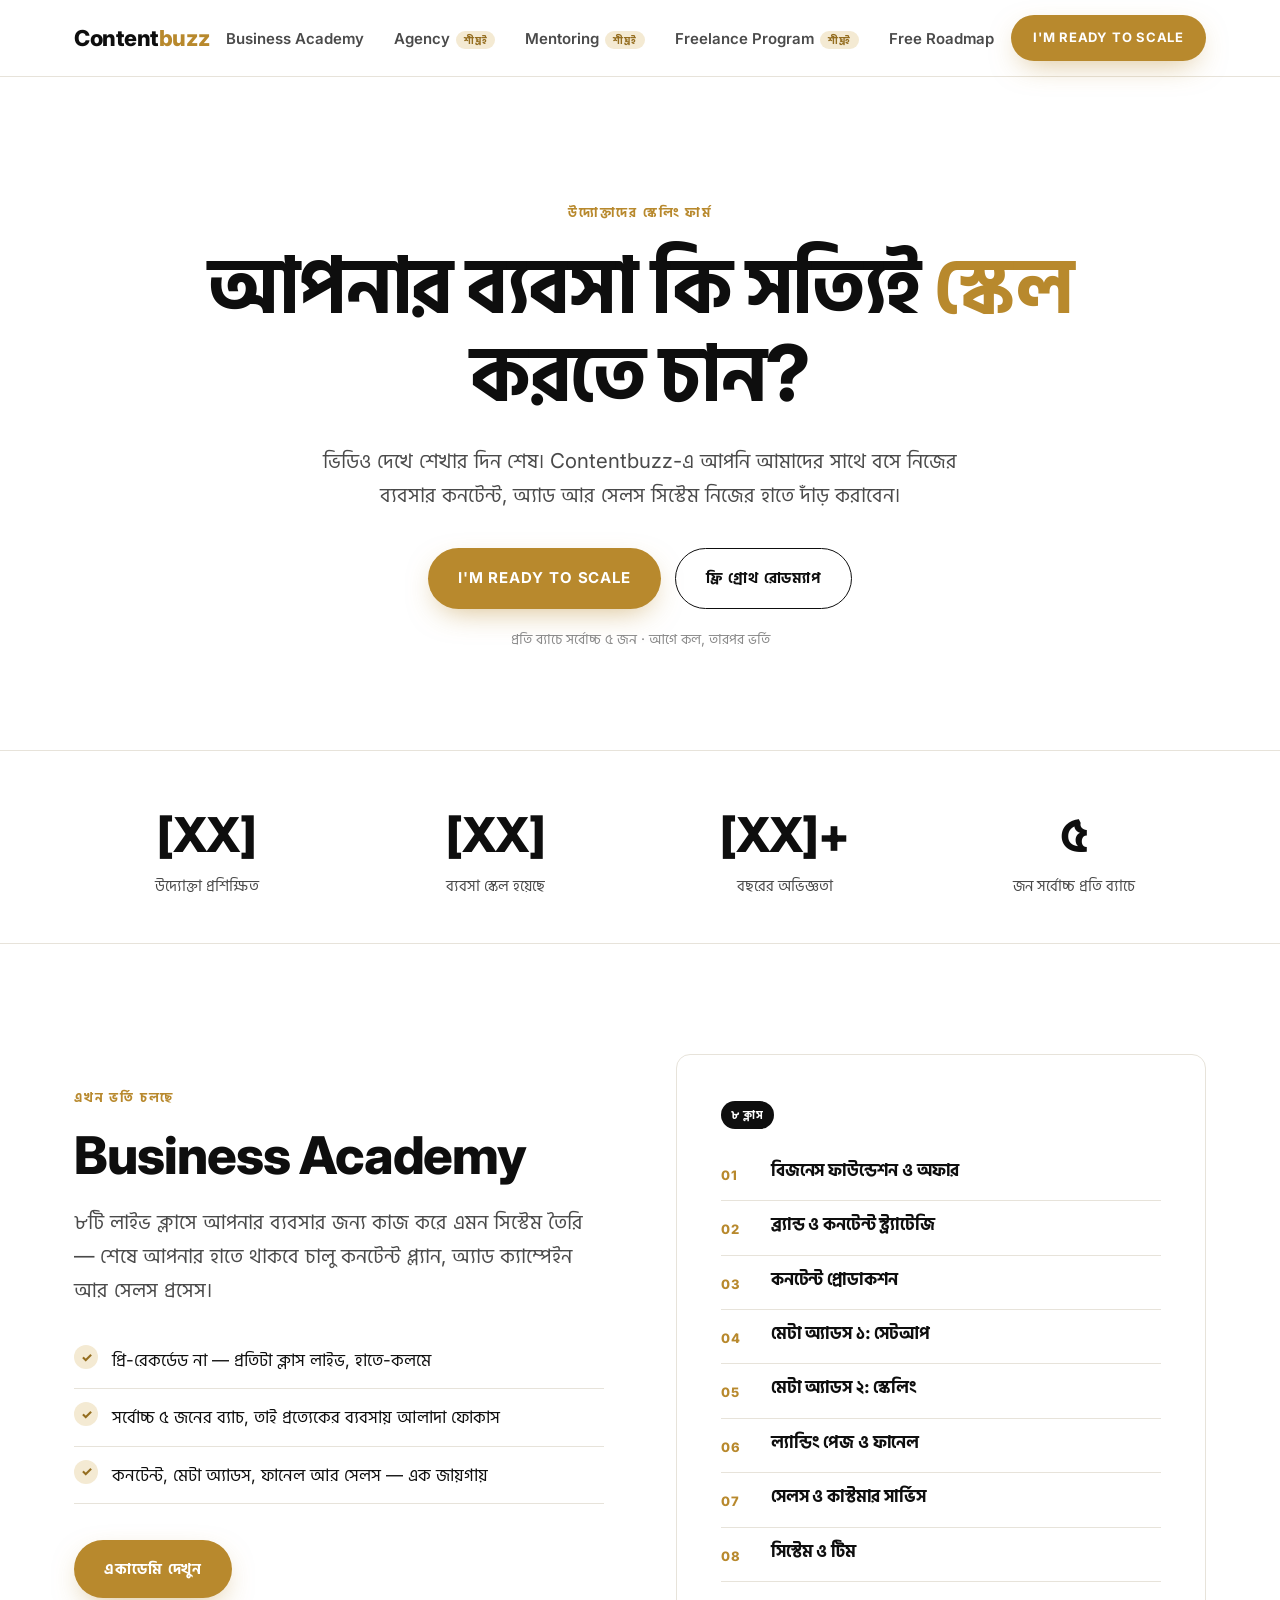
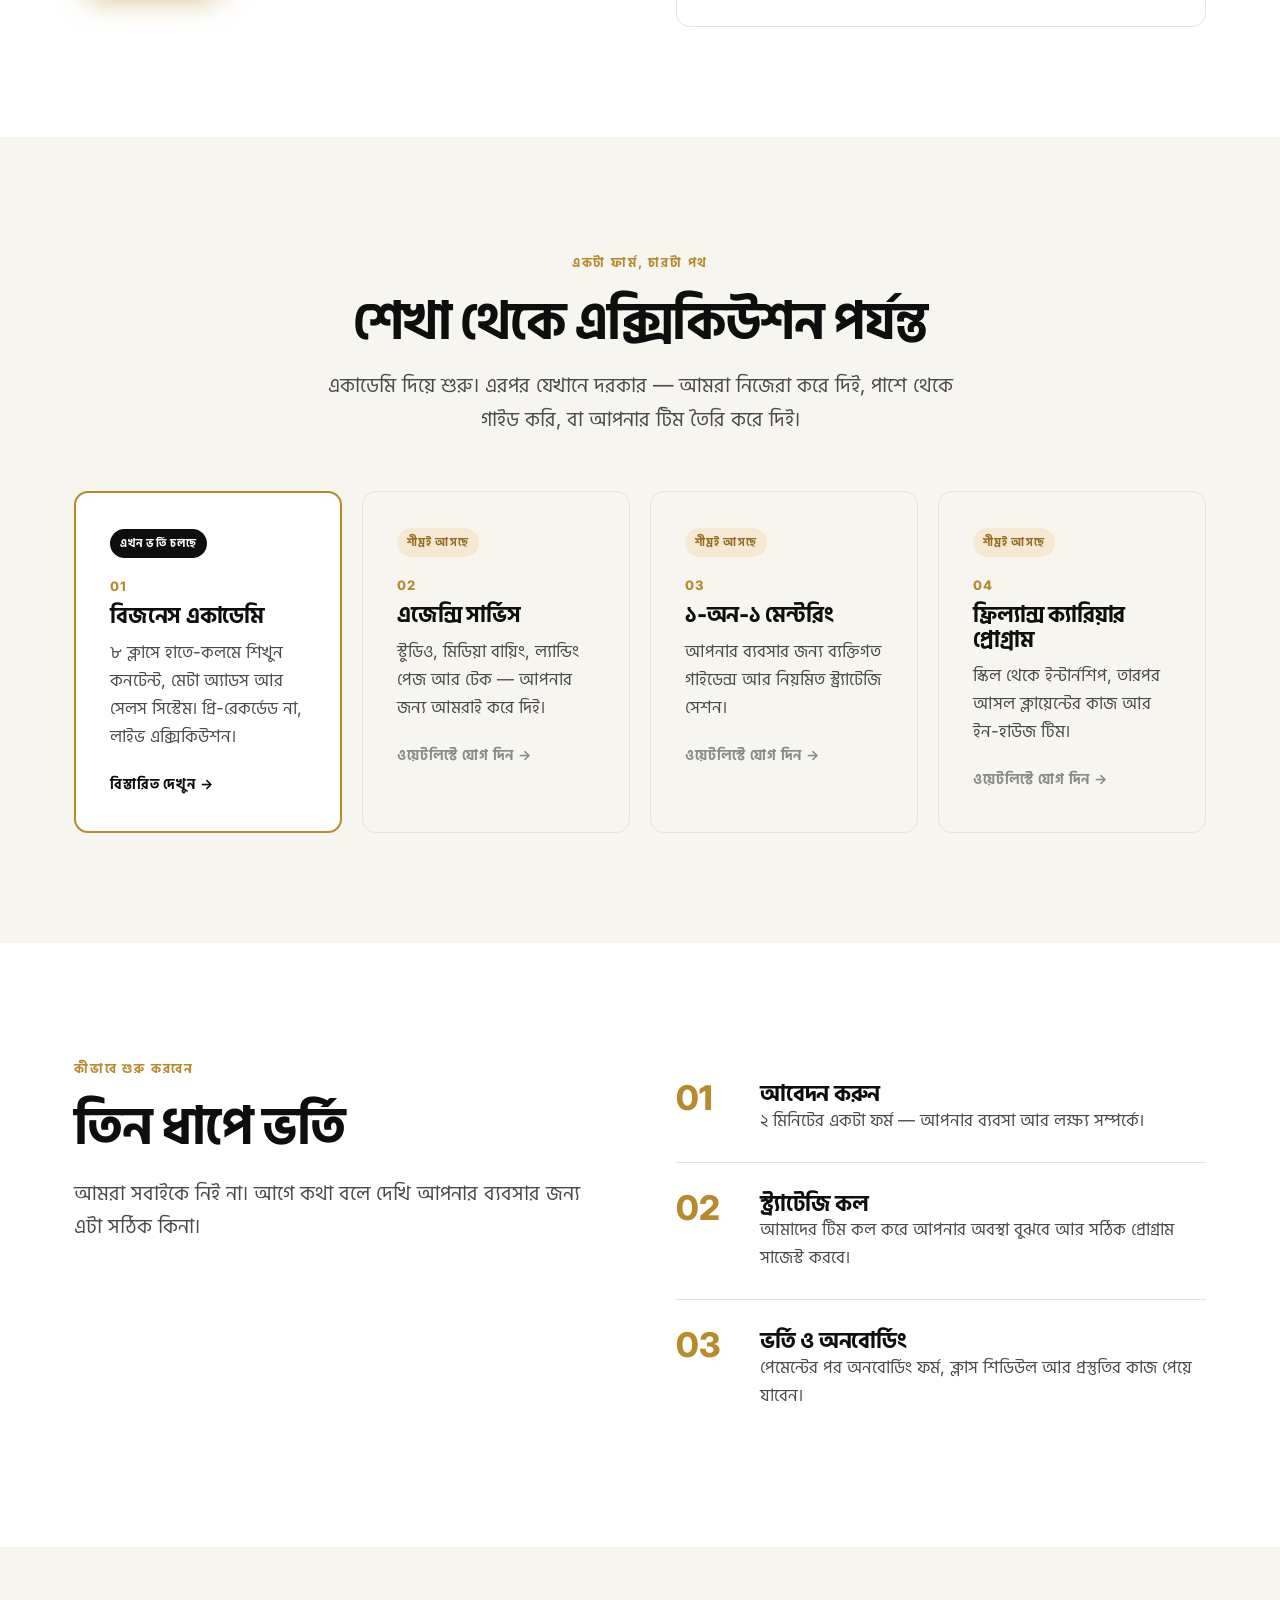
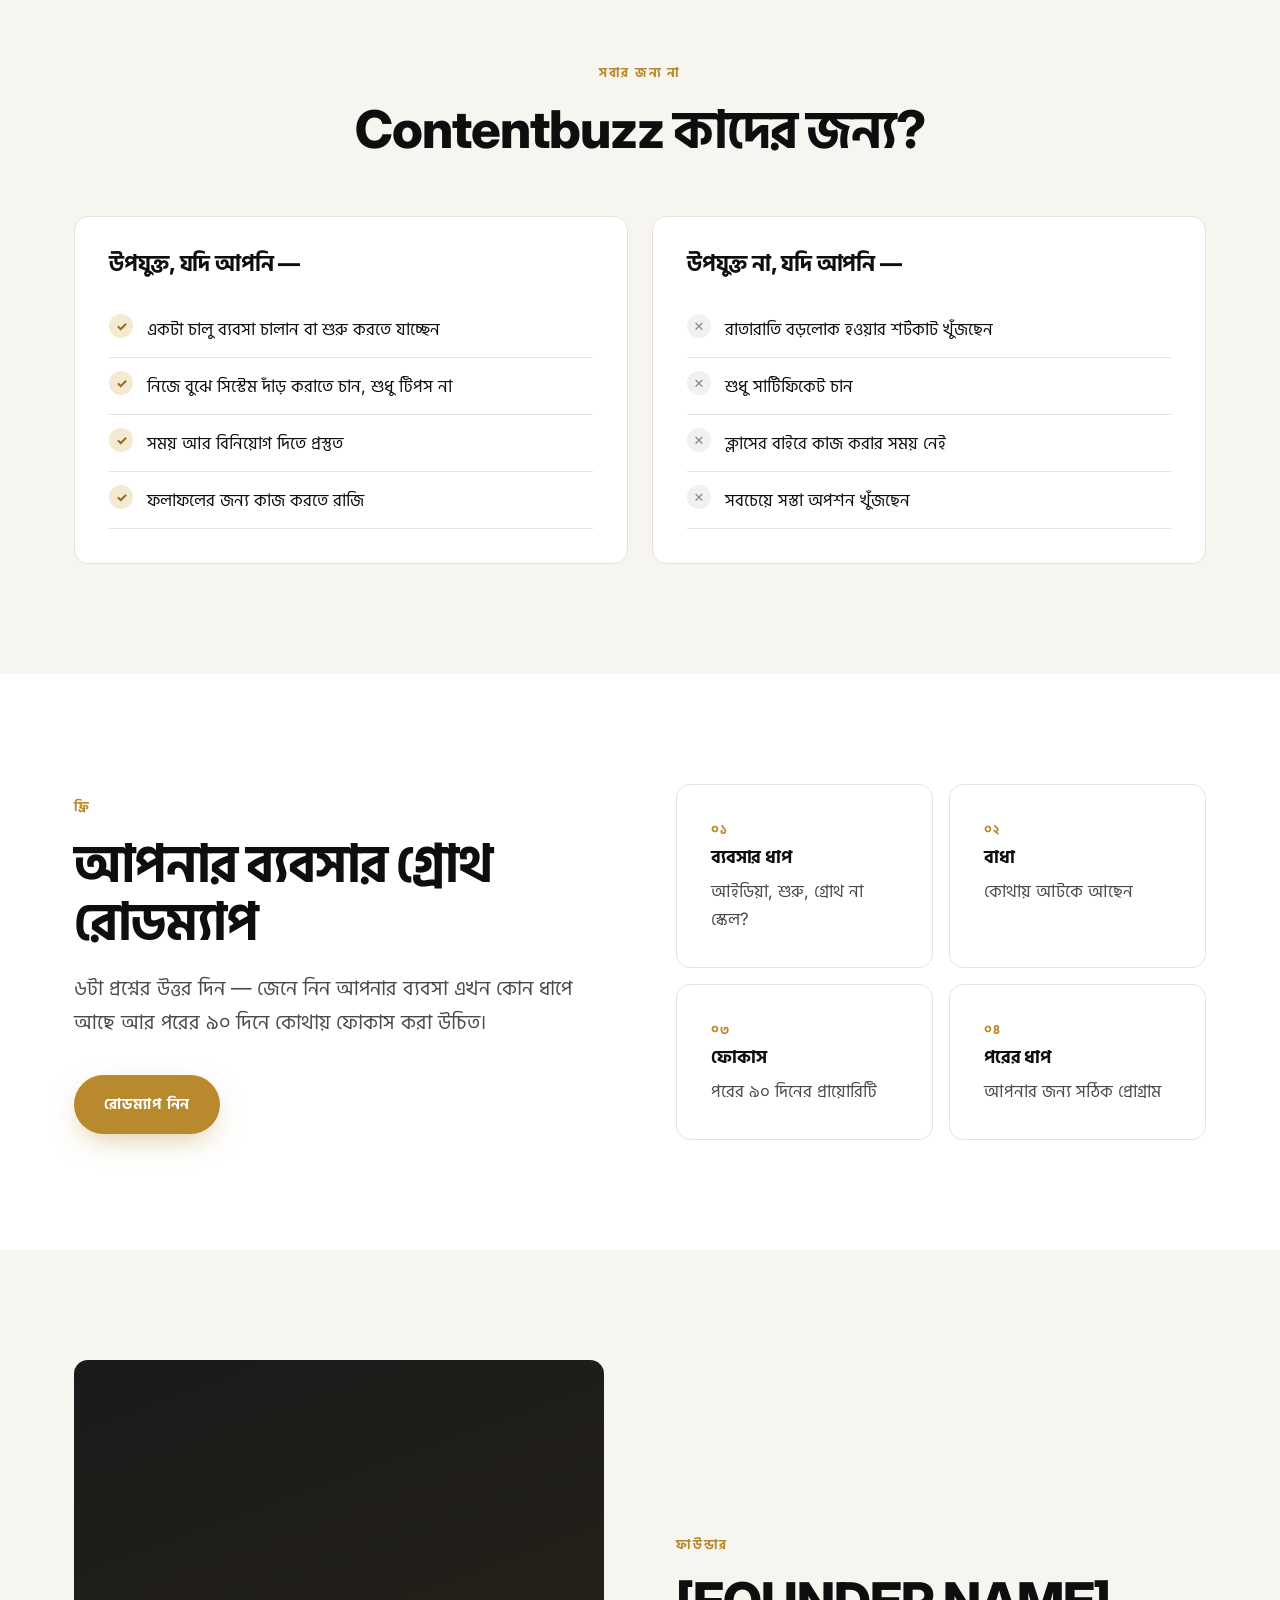
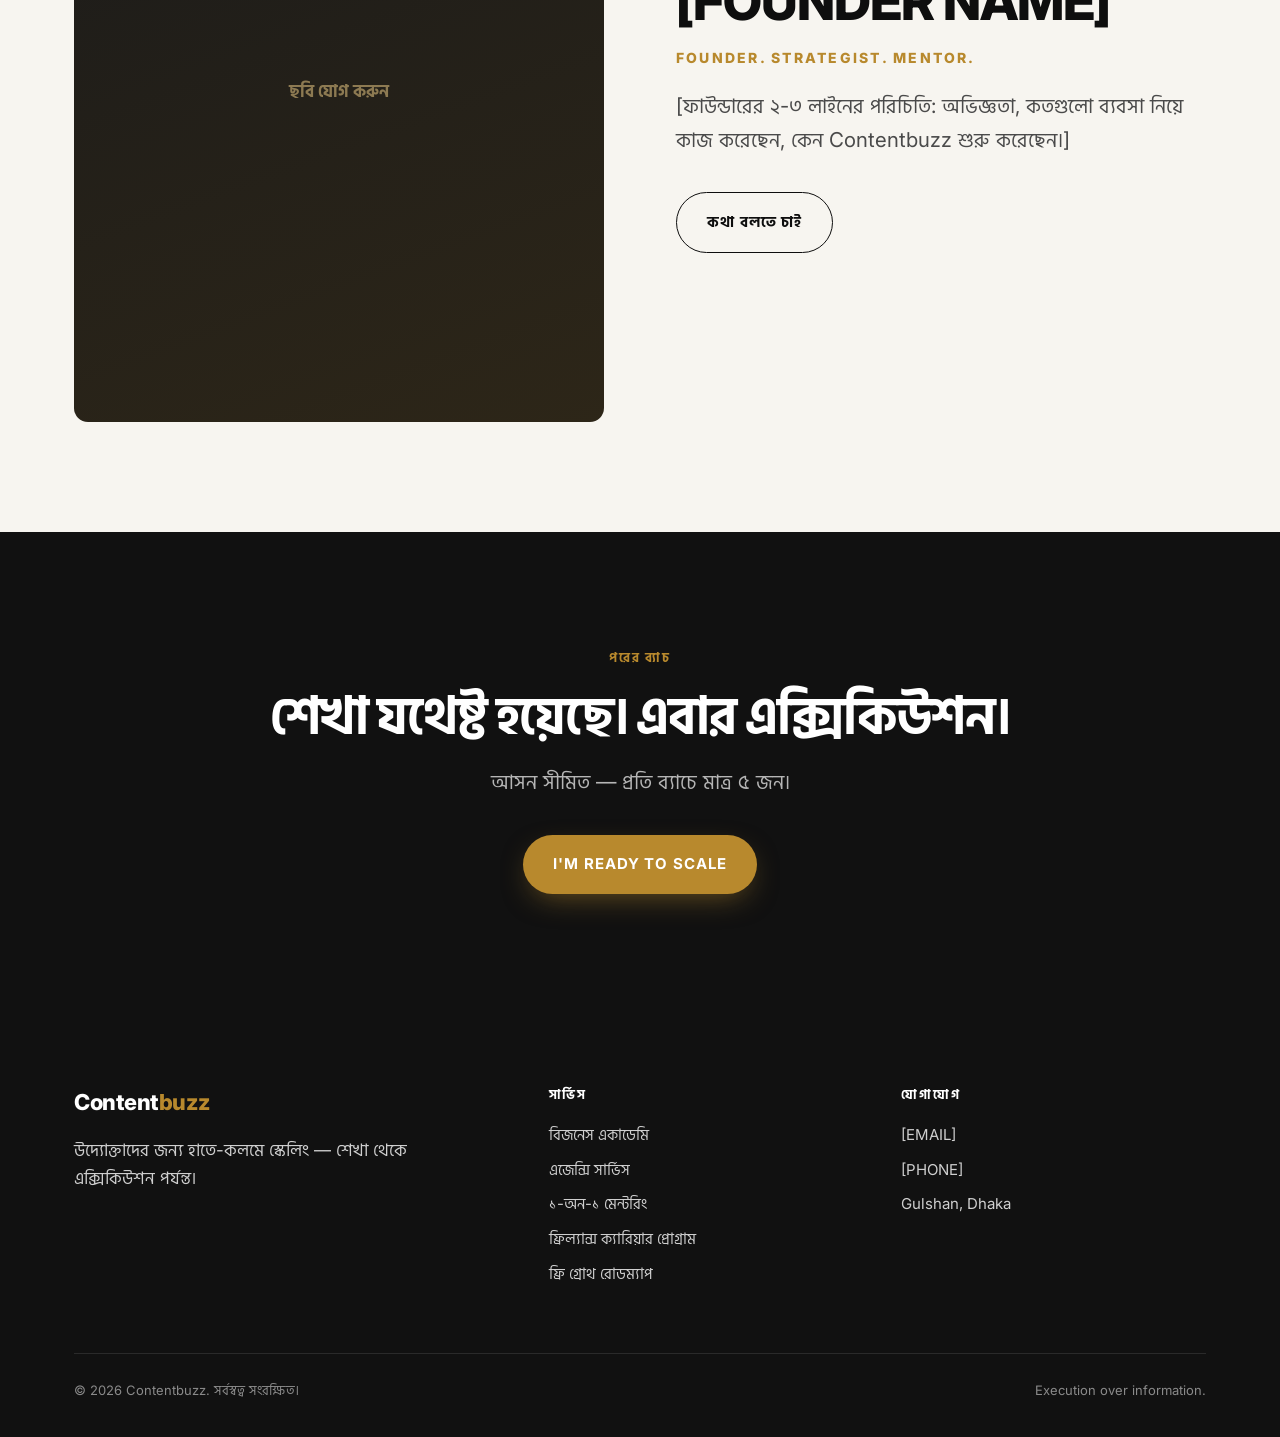
<file: index.html>
<!doctype html>
<html lang="bn">
<head>
  <meta charset="utf-8">
  <meta name="viewport" content="width=device-width, initial-scale=1">
  <title>Contentbuzz — উদ্যোক্তাদের স্কেলিং ফার্ম</title>
  <meta name="description" content="Contentbuzz: উদ্যোক্তাদের জন্য হাতে-কলমে বিজনেস একাডেমি, এজেন্সি, মেন্টরিং আর ফ্রিল্যান্স প্রোগ্রাম।">
  <link rel="preconnect" href="https://fonts.googleapis.com">
  <link rel="preconnect" href="https://fonts.gstatic.com" crossorigin>
  <link href="https://fonts.googleapis.com/css2?family=Hind+Siliguri:wght@400;500;600;700&family=Inter:wght@400;600;700;800&display=swap" rel="stylesheet">
  <link rel="stylesheet" href="assets/css/style.css">
</head>
<body data-page="home">
  <header id="site-header"></header>

  <main>
    <!-- 1. HERO -->
    <section class="hero">
      <div class="container">
        <span class="eyebrow">উদ্যোক্তাদের স্কেলিং ফার্ম</span>
        <h1>আপনার ব্যবসা কি সত্যিই <span class="gold">স্কেল</span> করতে চান?</h1>
        <p class="lead">ভিডিও দেখে শেখার দিন শেষ। Contentbuzz-এ আপনি আমাদের সাথে বসে নিজের ব্যবসার কনটেন্ট, অ্যাড আর সেলস সিস্টেম নিজের হাতে দাঁড় করাবেন।</p>
        <div class="btn-row">
          <a class="btn btn-primary" href="apply.html">I'm Ready to Scale</a>
          <a class="btn btn-ghost" href="roadmap.html">ফ্রি গ্রোথ রোডম্যাপ</a>
        </div>
        <p class="hero-note">প্রতি ব্যাচে সর্বোচ্চ ৫ জন · আগে কল, তারপর ভর্তি</p>
      </div>
    </section>

    <!-- 2. PROOF -->
    <section class="proof">
      <div class="container proof-grid" data-proof></div>
    </section>

    <!-- 3. FEATURED: ACADEMY -->
    <section class="section">
      <div class="container split">
        <div>
          <span class="eyebrow">এখন ভর্তি চলছে</span>
          <h2>Business Academy</h2>
          <p class="lead" style="margin-top:20px">৮টি লাইভ ক্লাসে আপনার ব্যবসার জন্য কাজ করে এমন সিস্টেম তৈরি — শেষে আপনার হাতে থাকবে চালু কনটেন্ট প্ল্যান, অ্যাড ক্যাম্পেইন আর সেলস প্রসেস।</p>
          <ul class="check-list">
            <li>প্রি-রেকর্ডেড না — প্রতিটা ক্লাস লাইভ, হাতে-কলমে</li>
            <li>সর্বোচ্চ ৫ জনের ব্যাচ, তাই প্রত্যেকের ব্যবসায় আলাদা ফোকাস</li>
            <li>কনটেন্ট, মেটা অ্যাডস, ফানেল আর সেলস — এক জায়গায়</li>
          </ul>
          <div class="btn-row">
            <a class="btn btn-primary" href="academy.html">একাডেমি দেখুন</a>
          </div>
        </div>
        <div class="card" style="padding:44px">
          <span class="tag tag-live">৮ ক্লাস</span>
          <div id="home-curriculum"></div>
        </div>
      </div>
    </section>

    <!-- 4. FOUR SERVICES -->
    <section class="section soft">
      <div class="container">
        <div class="section-head center">
          <span class="eyebrow">একটা ফার্ম, চারটা পথ</span>
          <h2>শেখা থেকে এক্সিকিউশন পর্যন্ত</h2>
          <p class="lead" style="margin-top:18px">একাডেমি দিয়ে শুরু। এরপর যেখানে দরকার — আমরা নিজেরা করে দিই, পাশে থেকে গাইড করি, বা আপনার টিম তৈরি করে দিই।</p>
        </div>
        <div class="grid-4" data-services></div>
      </div>
    </section>

    <!-- 5. HOW IT WORKS -->
    <section class="section">
      <div class="container split" style="align-items:start">
        <div>
          <span class="eyebrow">কীভাবে শুরু করবেন</span>
          <h2>তিন ধাপে ভর্তি</h2>
          <p class="lead" style="margin-top:20px">আমরা সবাইকে নিই না। আগে কথা বলে দেখি আপনার ব্যবসার জন্য এটা সঠিক কিনা।</p>
        </div>
        <div class="steps">
          <div class="step"><div class="step-n">01</div><div><h3>আবেদন করুন</h3><p class="muted">২ মিনিটের একটা ফর্ম — আপনার ব্যবসা আর লক্ষ্য সম্পর্কে।</p></div></div>
          <div class="step"><div class="step-n">02</div><div><h3>স্ট্র্যাটেজি কল</h3><p class="muted">আমাদের টিম কল করে আপনার অবস্থা বুঝবে আর সঠিক প্রোগ্রাম সাজেস্ট করবে।</p></div></div>
          <div class="step"><div class="step-n">03</div><div><h3>ভর্তি ও অনবোর্ডিং</h3><p class="muted">পেমেন্টের পর অনবোর্ডিং ফর্ম, ক্লাস শিডিউল আর প্রস্তুতির কাজ পেয়ে যাবেন।</p></div></div>
        </div>
      </div>
    </section>

    <!-- 6. WHO IT'S FOR -->
    <section class="section soft">
      <div class="container">
        <div class="section-head center">
          <span class="eyebrow">সবার জন্য না</span>
          <h2>Contentbuzz কাদের জন্য?</h2>
        </div>
        <div class="grid-2">
          <div class="card">
            <h3>উপযুক্ত, যদি আপনি —</h3>
            <ul class="check-list">
              <li>একটা চালু ব্যবসা চালান বা শুরু করতে যাচ্ছেন</li>
              <li>নিজে বুঝে সিস্টেম দাঁড় করাতে চান, শুধু টিপস না</li>
              <li>সময় আর বিনিয়োগ দিতে প্রস্তুত</li>
              <li>ফলাফলের জন্য কাজ করতে রাজি</li>
            </ul>
          </div>
          <div class="card">
            <h3>উপযুক্ত না, যদি আপনি —</h3>
            <ul class="check-list no">
              <li>রাতারাতি বড়লোক হওয়ার শর্টকাট খুঁজছেন</li>
              <li>শুধু সার্টিফিকেট চান</li>
              <li>ক্লাসের বাইরে কাজ করার সময় নেই</li>
              <li>সবচেয়ে সস্তা অপশন খুঁজছেন</li>
            </ul>
          </div>
        </div>
      </div>
    </section>

    <!-- 7. FREE ROADMAP -->
    <section class="section">
      <div class="container split">
        <div>
          <span class="eyebrow">ফ্রি</span>
          <h2>আপনার ব্যবসার গ্রোথ রোডম্যাপ</h2>
          <p class="lead" style="margin-top:20px">৬টা প্রশ্নের উত্তর দিন — জেনে নিন আপনার ব্যবসা এখন কোন ধাপে আছে আর পরের ৯০ দিনে কোথায় ফোকাস করা উচিত।</p>
          <div class="btn-row"><a class="btn btn-primary" href="roadmap.html">রোডম্যাপ নিন</a></div>
        </div>
        <div class="grid-2" style="gap:16px">
          <div class="card"><div class="num">০১</div><h3 style="font-size:18px;margin-top:6px">ব্যবসার ধাপ</h3><p>আইডিয়া, শুরু, গ্রোথ না স্কেল?</p></div>
          <div class="card"><div class="num">০২</div><h3 style="font-size:18px;margin-top:6px">বাধা</h3><p>কোথায় আটকে আছেন</p></div>
          <div class="card"><div class="num">০৩</div><h3 style="font-size:18px;margin-top:6px">ফোকাস</h3><p>পরের ৯০ দিনের প্রায়োরিটি</p></div>
          <div class="card"><div class="num">০৪</div><h3 style="font-size:18px;margin-top:6px">পরের ধাপ</h3><p>আপনার জন্য সঠিক প্রোগ্রাম</p></div>
        </div>
      </div>
    </section>

    <!-- 8. FOUNDER -->
    <section class="section soft">
      <div class="container split" data-founder></div>
    </section>

    <!-- 9. FINAL CTA -->
    <section class="section dark cta-band">
      <div class="container center">
        <span class="eyebrow">পরের ব্যাচ</span>
        <h2>শেখা যথেষ্ট হয়েছে। এবার এক্সিকিউশন।</h2>
        <p class="lead muted" style="margin-top:20px">আসন সীমিত — প্রতি ব্যাচে মাত্র ৫ জন।</p>
        <div class="btn-row"><a class="btn btn-primary" href="apply.html">I'm Ready to Scale</a></div>
      </div>
    </section>
  </main>

  <footer id="site-footer"></footer>

  <script src="assets/js/config.js"></script>
  <script src="assets/js/main.js"></script>
  <script>
    // Short curriculum list on homepage
    document.getElementById("home-curriculum").innerHTML = CB.academy.curriculum
      .map((m, i) => `<div class="module" style="grid-template-columns:50px 1fr;padding:14px 0"><div class="module-n">${String(i + 1).padStart(2, "0")}</div><h3 style="font-size:17px">${m.title}</h3></div>`)
      .join("");
  </script>
</body>
</html>
</file>
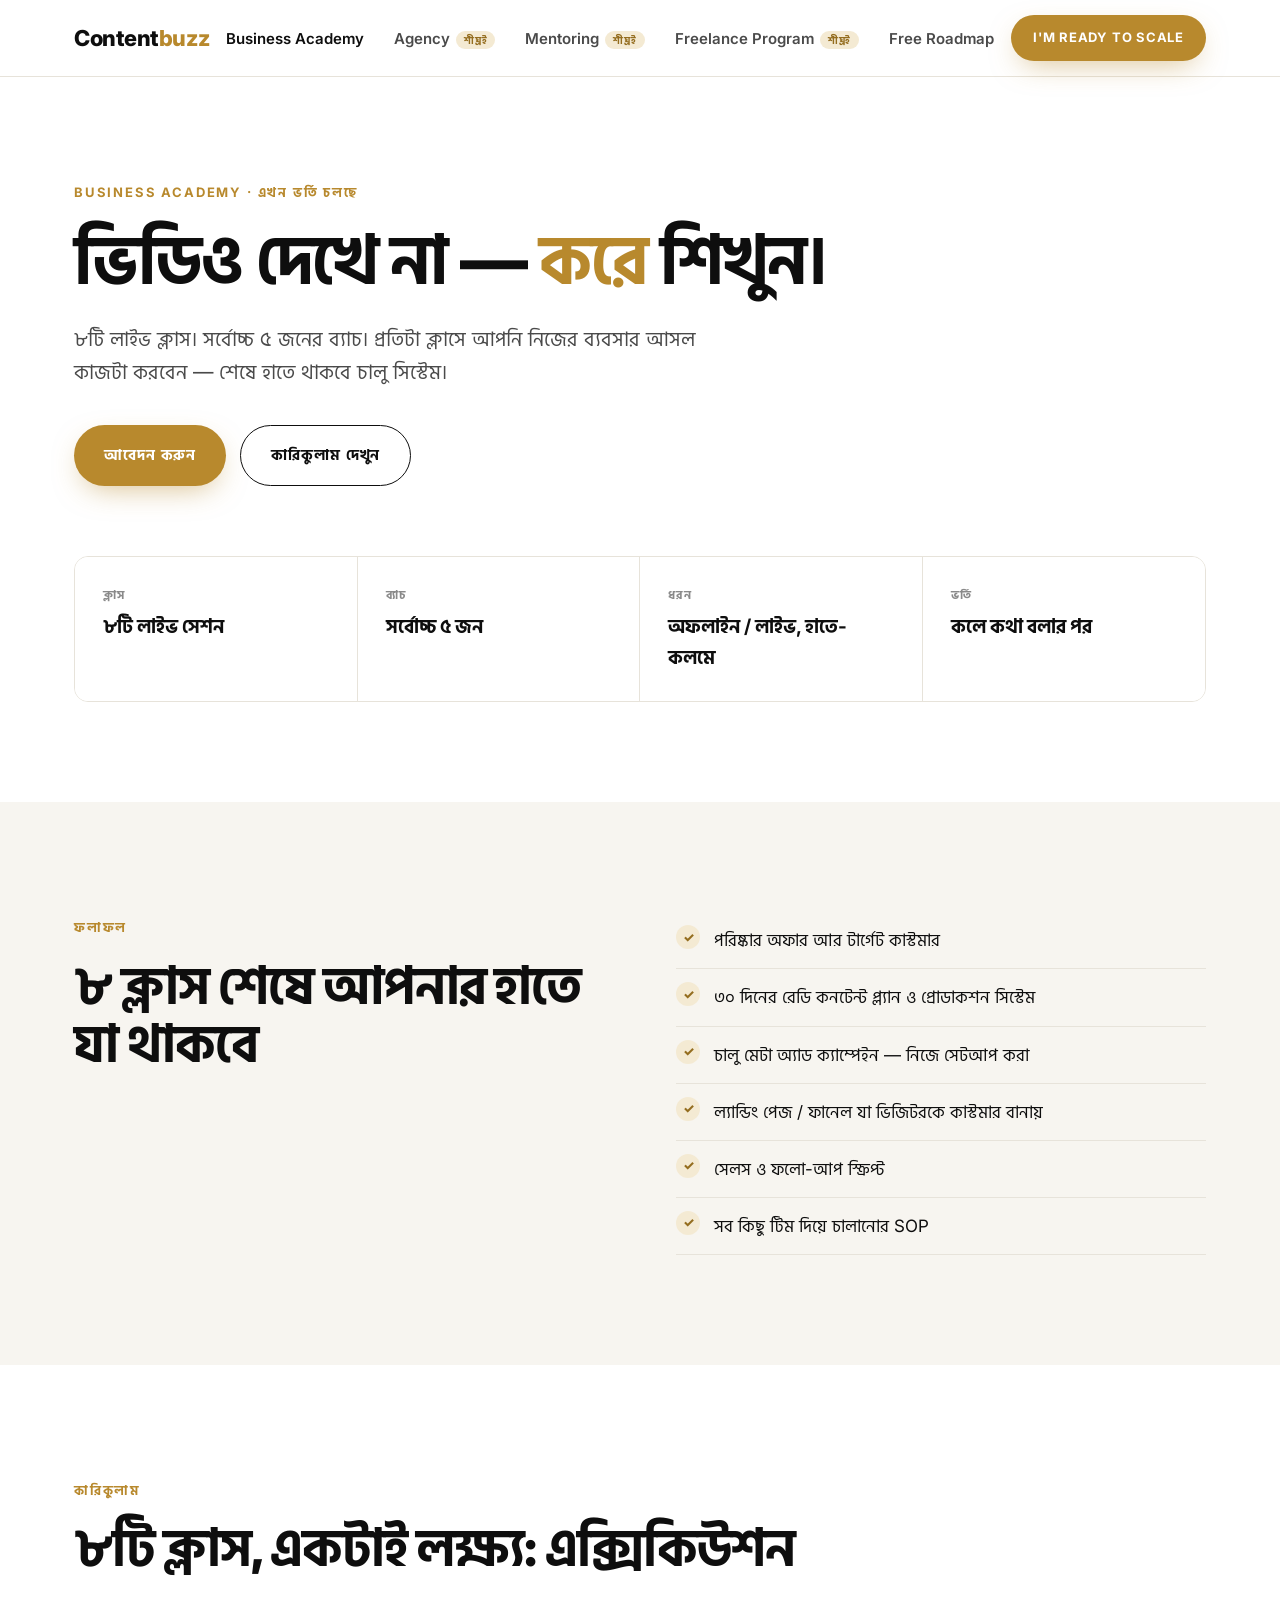
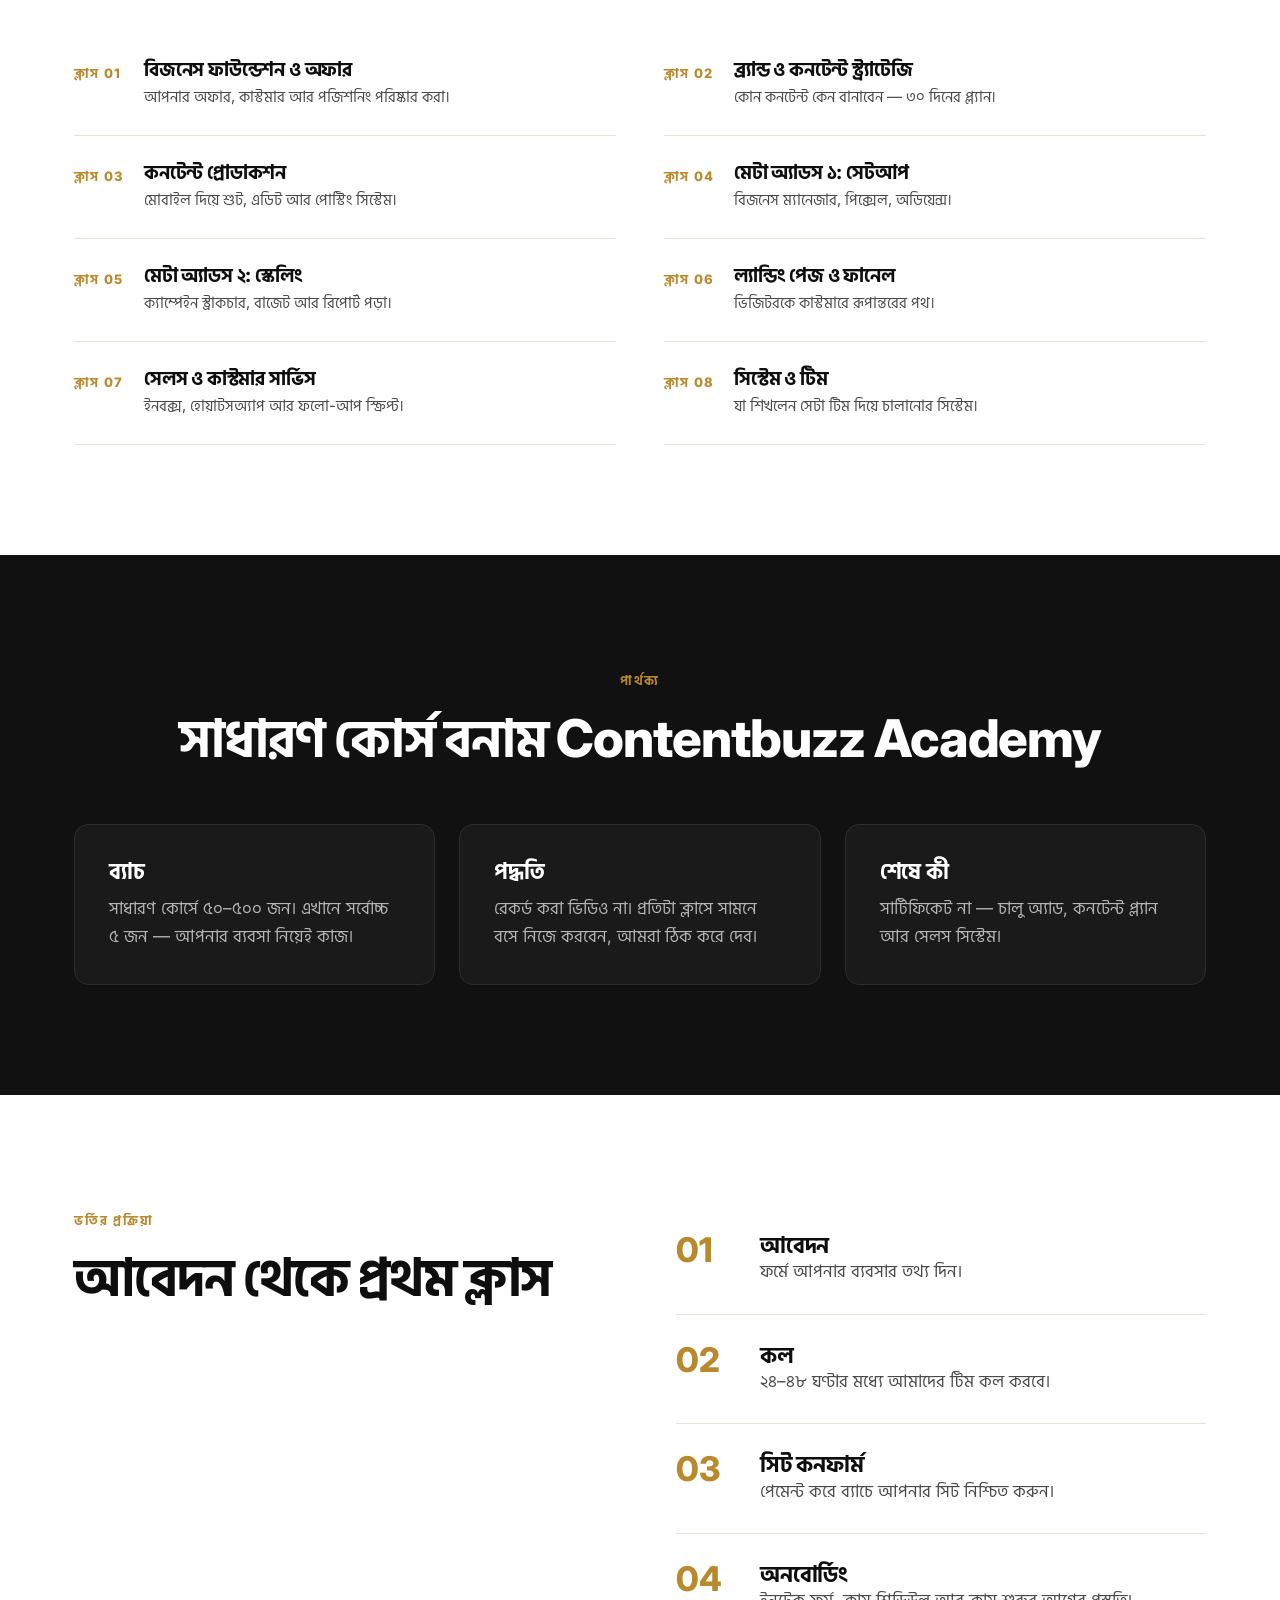
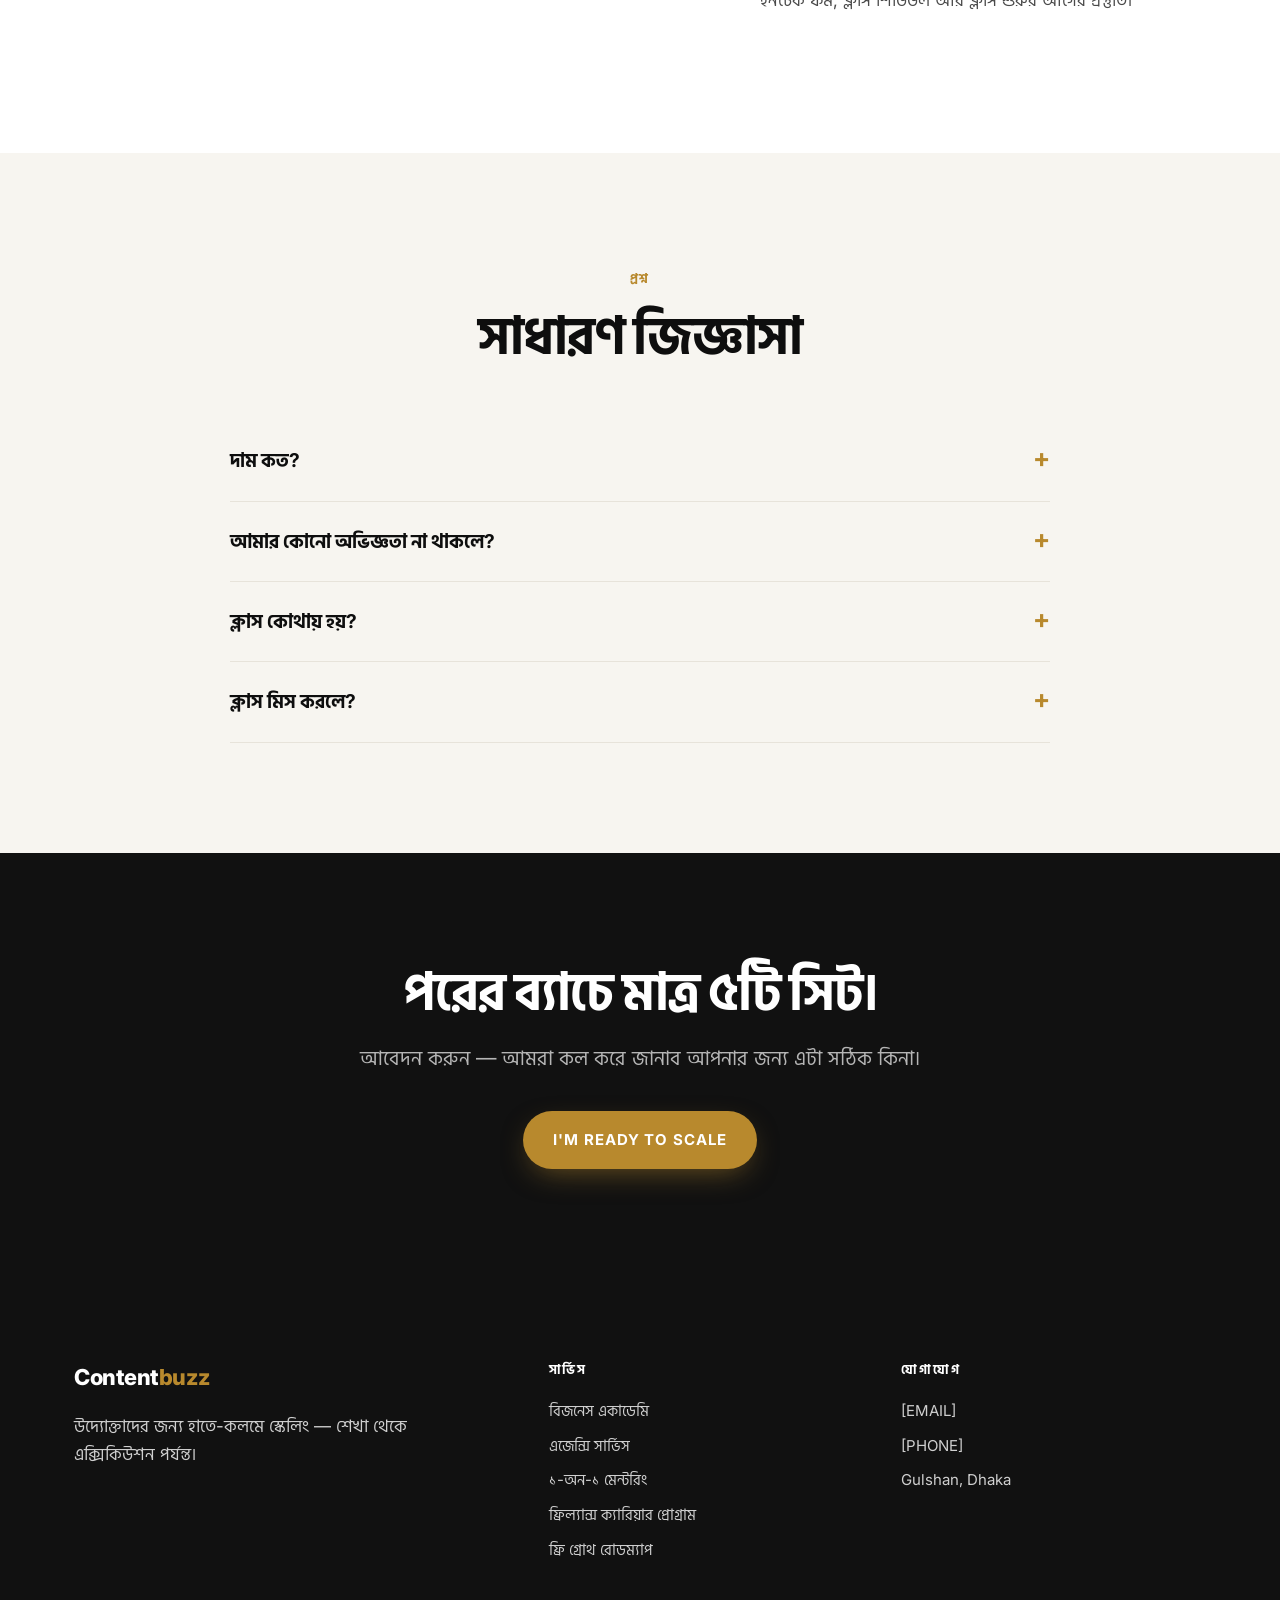
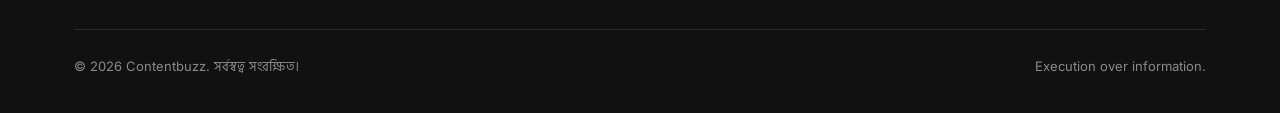
<file: academy.html>
<!doctype html>
<html lang="bn">
<head>
  <meta charset="utf-8">
  <meta name="viewport" content="width=device-width, initial-scale=1">
  <title>Business Academy — Contentbuzz</title>
  <meta name="description" content="৮টি লাইভ ক্লাসে হাতে-কলমে কনটেন্ট, মেটা অ্যাডস আর সেলস সিস্টেম। প্রতি ব্যাচে সর্বোচ্চ ৫ জন।">
  <link rel="preconnect" href="https://fonts.googleapis.com">
  <link rel="preconnect" href="https://fonts.gstatic.com" crossorigin>
  <link href="https://fonts.googleapis.com/css2?family=Hind+Siliguri:wght@400;500;600;700&family=Inter:wght@400;600;700;800&display=swap" rel="stylesheet">
  <link rel="stylesheet" href="assets/css/style.css">
</head>
<body data-page="academy">
  <header id="site-header"></header>

  <main>
    <section class="page-hero">
      <div class="container">
        <span class="eyebrow">Business Academy · এখন ভর্তি চলছে</span>
        <h1>ভিডিও দেখে না — <span class="gold">করে</span> শিখুন।</h1>
        <p class="lead" style="margin-top:24px">৮টি লাইভ ক্লাস। সর্বোচ্চ ৫ জনের ব্যাচ। প্রতিটা ক্লাসে আপনি নিজের ব্যবসার আসল কাজটা করবেন — শেষে হাতে থাকবে চালু সিস্টেম।</p>
        <div class="btn-row">
          <a class="btn btn-primary" href="apply.html?program=academy">আবেদন করুন</a>
          <a class="btn btn-ghost" href="#curriculum">কারিকুলাম দেখুন</a>
        </div>
      </div>
    </section>

    <section style="padding-bottom:100px">
      <div class="container"><div class="facts" id="facts"></div></div>
    </section>

    <!-- Outcome -->
    <section class="section soft">
      <div class="container split" style="align-items:start">
        <div>
          <span class="eyebrow">ফলাফল</span>
          <h2>৮ ক্লাস শেষে আপনার হাতে যা থাকবে</h2>
        </div>
        <ul class="check-list" style="margin-top:0">
          <li>পরিষ্কার অফার আর টার্গেট কাস্টমার</li>
          <li>৩০ দিনের রেডি কনটেন্ট প্ল্যান ও প্রোডাকশন সিস্টেম</li>
          <li>চালু মেটা অ্যাড ক্যাম্পেইন — নিজে সেটআপ করা</li>
          <li>ল্যান্ডিং পেজ / ফানেল যা ভিজিটরকে কাস্টমার বানায়</li>
          <li>সেলস ও ফলো-আপ স্ক্রিপ্ট</li>
          <li>সব কিছু টিম দিয়ে চালানোর SOP</li>
        </ul>
      </div>
    </section>

    <!-- Curriculum -->
    <section class="section" id="curriculum">
      <div class="container">
        <div class="section-head">
          <span class="eyebrow">কারিকুলাম</span>
          <h2>৮টি ক্লাস, একটাই লক্ষ্য: এক্সিকিউশন</h2>
        </div>
        <div class="curriculum" id="curriculum-list"></div>
      </div>
    </section>

    <!-- Difference -->
    <section class="section dark">
      <div class="container">
        <div class="section-head center">
          <span class="eyebrow">পার্থক্য</span>
          <h2>সাধারণ কোর্স বনাম Contentbuzz Academy</h2>
        </div>
        <div class="grid-3">
          <div class="card" style="background:#1a1a1a;border-color:#2c2c2c;color:#fff"><h3>ব্যাচ</h3><p style="color:#b5b5b5">সাধারণ কোর্সে ৫০–৫০০ জন। এখানে সর্বোচ্চ ৫ জন — আপনার ব্যবসা নিয়েই কাজ।</p></div>
          <div class="card" style="background:#1a1a1a;border-color:#2c2c2c;color:#fff"><h3>পদ্ধতি</h3><p style="color:#b5b5b5">রেকর্ড করা ভিডিও না। প্রতিটা ক্লাসে সামনে বসে নিজে করবেন, আমরা ঠিক করে দেব।</p></div>
          <div class="card" style="background:#1a1a1a;border-color:#2c2c2c;color:#fff"><h3>শেষে কী</h3><p style="color:#b5b5b5">সার্টিফিকেট না — চালু অ্যাড, কনটেন্ট প্ল্যান আর সেলস সিস্টেম।</p></div>
        </div>
      </div>
    </section>

    <!-- Journey -->
    <section class="section">
      <div class="container split" style="align-items:start">
        <div>
          <span class="eyebrow">ভর্তির প্রক্রিয়া</span>
          <h2>আবেদন থেকে প্রথম ক্লাস</h2>
        </div>
        <div class="steps">
          <div class="step"><div class="step-n">01</div><div><h3>আবেদন</h3><p class="muted">ফর্মে আপনার ব্যবসার তথ্য দিন।</p></div></div>
          <div class="step"><div class="step-n">02</div><div><h3>কল</h3><p class="muted">২৪–৪৮ ঘণ্টার মধ্যে আমাদের টিম কল করবে।</p></div></div>
          <div class="step"><div class="step-n">03</div><div><h3>সিট কনফার্ম</h3><p class="muted">পেমেন্ট করে ব্যাচে আপনার সিট নিশ্চিত করুন।</p></div></div>
          <div class="step"><div class="step-n">04</div><div><h3>অনবোর্ডিং</h3><p class="muted">ইনটেক ফর্ম, ক্লাস শিডিউল আর ক্লাস শুরুর আগের প্রস্তুতি।</p></div></div>
        </div>
      </div>
    </section>

    <!-- FAQ -->
    <section class="section soft">
      <div class="container">
        <div class="section-head center">
          <span class="eyebrow">প্রশ্ন</span>
          <h2>সাধারণ জিজ্ঞাসা</h2>
        </div>
        <div class="faq" id="faq"></div>
      </div>
    </section>

    <section class="section dark cta-band">
      <div class="container center">
        <h2>পরের ব্যাচে মাত্র ৫টি সিট।</h2>
        <p class="lead muted" style="margin-top:20px">আবেদন করুন — আমরা কল করে জানাব আপনার জন্য এটা সঠিক কিনা।</p>
        <div class="btn-row"><a class="btn btn-primary" href="apply.html?program=academy">I'm Ready to Scale</a></div>
      </div>
    </section>
  </main>

  <footer id="site-footer"></footer>

  <script src="assets/js/config.js"></script>
  <script src="assets/js/main.js"></script>
  <script>
    const A = CB.academy;
    document.getElementById("facts").innerHTML = A.format
      .map((f) => `<div class="fact"><div class="fact-k">${f.k}</div><div class="fact-v">${f.v}</div></div>`).join("");
    document.getElementById("curriculum-list").innerHTML = A.curriculum
      .map((m, i) => `<div class="module"><div class="module-n">ক্লাস ${String(i + 1).padStart(2, "0")}</div><div><h3>${m.title}</h3><p>${m.desc}</p></div></div>`).join("");
    document.getElementById("faq").innerHTML = A.faqs
      .map((f) => `<details><summary>${f.q}</summary><p>${f.a}</p></details>`).join("");
  </script>
</body>
</html>
</file>
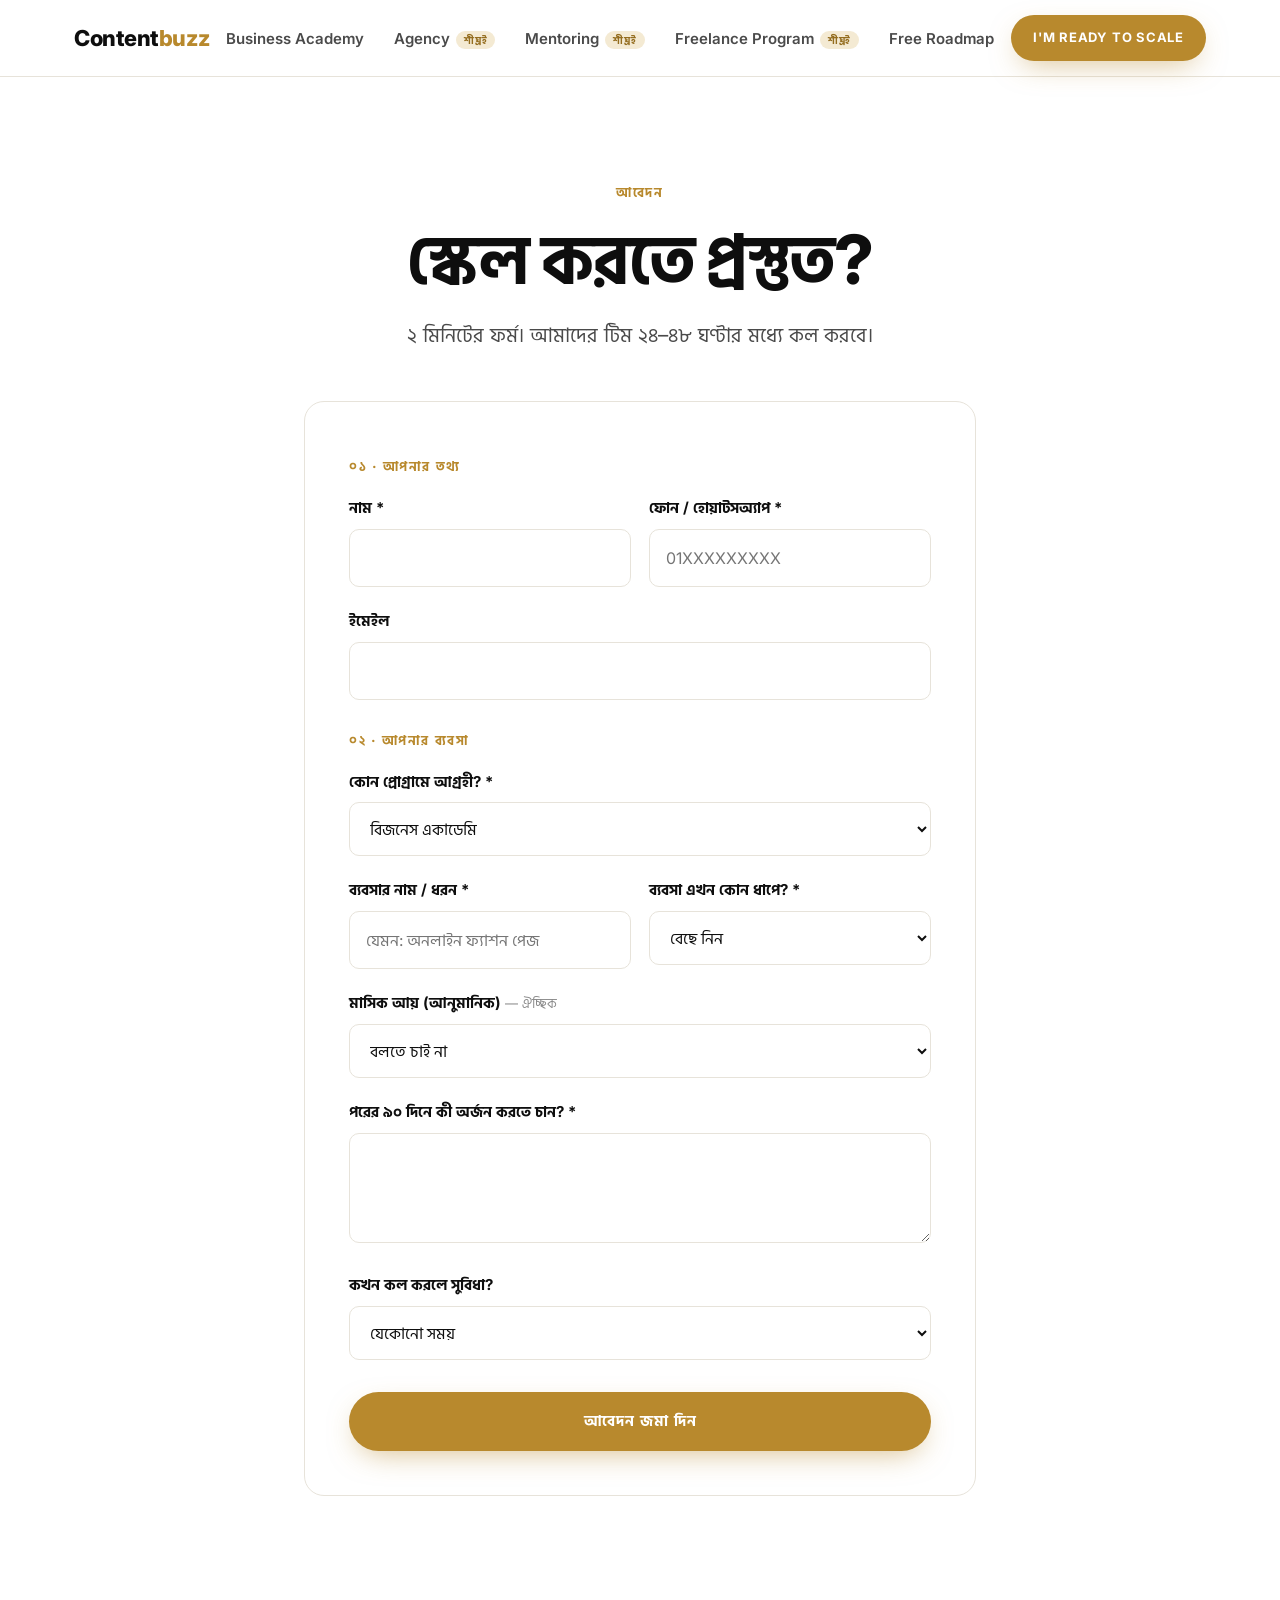
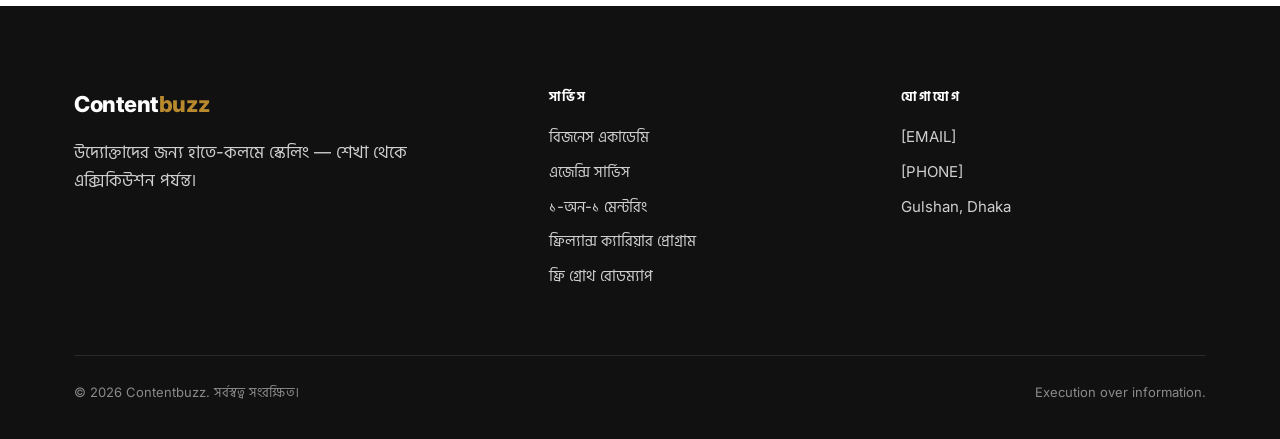
<file: apply.html>
<!doctype html>
<html lang="bn">
<head>
  <meta charset="utf-8">
  <meta name="viewport" content="width=device-width, initial-scale=1">
  <title>আবেদন করুন — Contentbuzz</title>
  <link rel="preconnect" href="https://fonts.googleapis.com">
  <link rel="preconnect" href="https://fonts.gstatic.com" crossorigin>
  <link href="https://fonts.googleapis.com/css2?family=Hind+Siliguri:wght@400;500;600;700&family=Inter:wght@400;600;700;800&display=swap" rel="stylesheet">
  <link rel="stylesheet" href="assets/css/style.css">
</head>
<body data-page="apply">
  <header id="site-header"></header>

  <main>
    <section class="page-hero center" style="padding-bottom:50px">
      <div class="container">
        <span class="eyebrow">আবেদন</span>
        <h1 style="margin:0 auto">স্কেল করতে প্রস্তুত?</h1>
        <p class="lead" style="margin-top:20px">২ মিনিটের ফর্ম। আমাদের টিম ২৪–৪৮ ঘণ্টার মধ্যে কল করবে।</p>
      </div>
    </section>

    <section style="padding-bottom:110px">
      <div class="container form-wrap">
        <form class="form-card" id="apply-form" novalidate>
          <div class="form-step-label">০১ · আপনার তথ্য</div>
          <div class="field-row">
            <div class="field"><label for="name">নাম *</label><input id="name" name="name" required autocomplete="name"></div>
            <div class="field"><label for="phone">ফোন / হোয়াটসঅ্যাপ *</label><input id="phone" name="phone" type="tel" required autocomplete="tel" placeholder="01XXXXXXXXX"></div>
          </div>
          <div class="field"><label for="email">ইমেইল</label><input id="email" name="email" type="email" autocomplete="email"></div>

          <div class="form-step-label" style="margin-top:30px">০২ · আপনার ব্যবসা</div>
          <div class="field">
            <label for="program">কোন প্রোগ্রামে আগ্রহী? *</label>
            <select id="program" name="program" required></select>
          </div>
          <div class="field-row">
            <div class="field"><label for="business">ব্যবসার নাম / ধরন *</label><input id="business" name="business" required placeholder="যেমন: অনলাইন ফ্যাশন পেজ"></div>
            <div class="field">
              <label for="stage">ব্যবসা এখন কোন ধাপে? *</label>
              <select id="stage" name="stage" required>
                <option value="">বেছে নিন</option>
                <option>আইডিয়া — এখনো শুরু করিনি</option>
                <option>শুরু করেছি (০–১ বছর)</option>
                <option>চলছে, কিন্তু গ্রোথ আটকে আছে</option>
                <option>ভালো চলছে, স্কেল করতে চাই</option>
              </select>
            </div>
          </div>
          <div class="field">
            <label for="revenue">মাসিক আয় (আনুমানিক) <span class="hint">— ঐচ্ছিক</span></label>
            <select id="revenue" name="revenue">
              <option value="">বলতে চাই না</option>
              <option>এখনো আয় নেই</option>
              <option>১ লাখ টাকার নিচে</option>
              <option>১–৫ লাখ টাকা</option>
              <option>৫–২০ লাখ টাকা</option>
              <option>২০ লাখ টাকার বেশি</option>
            </select>
          </div>
          <div class="field">
            <label for="goal">পরের ৯০ দিনে কী অর্জন করতে চান? *</label>
            <textarea id="goal" name="goal" required></textarea>
          </div>
          <div class="field">
            <label for="calltime">কখন কল করলে সুবিধা?</label>
            <select id="calltime" name="calltime">
              <option>যেকোনো সময়</option><option>সকাল (১০–১২)</option><option>দুপুর (১২–৪)</option><option>সন্ধ্যা (৪–৮)</option>
            </select>
          </div>

          <button class="btn btn-primary" type="submit" style="width:100%;margin-top:10px">আবেদন জমা দিন</button>
          <div class="form-msg" id="form-msg" role="status"></div>
        </form>
      </div>
    </section>
  </main>

  <footer id="site-footer"></footer>

  <script src="assets/js/config.js"></script>
  <script src="assets/js/main.js"></script>
  <script>
    // Program dropdown from config (all services; soon ones go to waitlist)
    const sel = document.getElementById("program");
    const wanted = new URLSearchParams(location.search).get("program") || "academy";
    sel.innerHTML = CB.services
      .map((s) => `<option value="${s.id}" ${s.id === wanted ? "selected" : ""}>${s.bn}${s.status === "soon" ? " (ওয়েটলিস্ট)" : ""}</option>`)
      .join("");

    const form = document.getElementById("apply-form");
    const msg = document.getElementById("form-msg");
    form.addEventListener("submit", async (e) => {
      e.preventDefault();
      msg.className = "form-msg";
      const required = [...form.querySelectorAll("[required]")];
      const missing = required.filter((el) => !el.value.trim());
      required.forEach((el) => (el.style.borderColor = missing.includes(el) ? "#c0392b" : ""));
      if (missing.length) { msg.className = "form-msg err"; msg.textContent = "তারকা (*) চিহ্নিত ঘরগুলো পূরণ করুন।"; missing[0].focus(); return; }
      if (!/^(\+?88)?01[3-9]\d{8}$/.test(form.phone.value.replace(/[\s-]/g, ""))) {
        msg.className = "form-msg err"; msg.textContent = "সঠিক বাংলাদেশি মোবাইল নম্বর দিন (01XXXXXXXXX)।"; form.phone.focus(); return;
      }
      const data = Object.fromEntries(new FormData(form).entries());
      data.type = "application";
      data.submittedAt = new Date().toISOString();
      const btn = form.querySelector("button");
      btn.disabled = true; btn.textContent = "পাঠানো হচ্ছে…";
      try {
        const how = await CB.submitLead(data);
        msg.className = "form-msg ok";
        msg.textContent = how === "demo"
          ? "ধন্যবাদ! (ডেমো মোড: config.js-এ formEndpoint বা whatsapp সেট না করা পর্যন্ত আবেদন কোথাও জমা হবে না।)"
          : "ধন্যবাদ! আপনার আবেদন পেয়েছি। ২৪–৪৮ ঘণ্টার মধ্যে আমাদের টিম কল করবে।";
        form.reset();
      } catch (err) {
        msg.className = "form-msg err"; msg.textContent = "জমা দেওয়া যায়নি। একটু পরে আবার চেষ্টা করুন।";
      }
      btn.disabled = false; btn.textContent = "আবেদন জমা দিন";
    });
  </script>
</body>
</html>
</file>
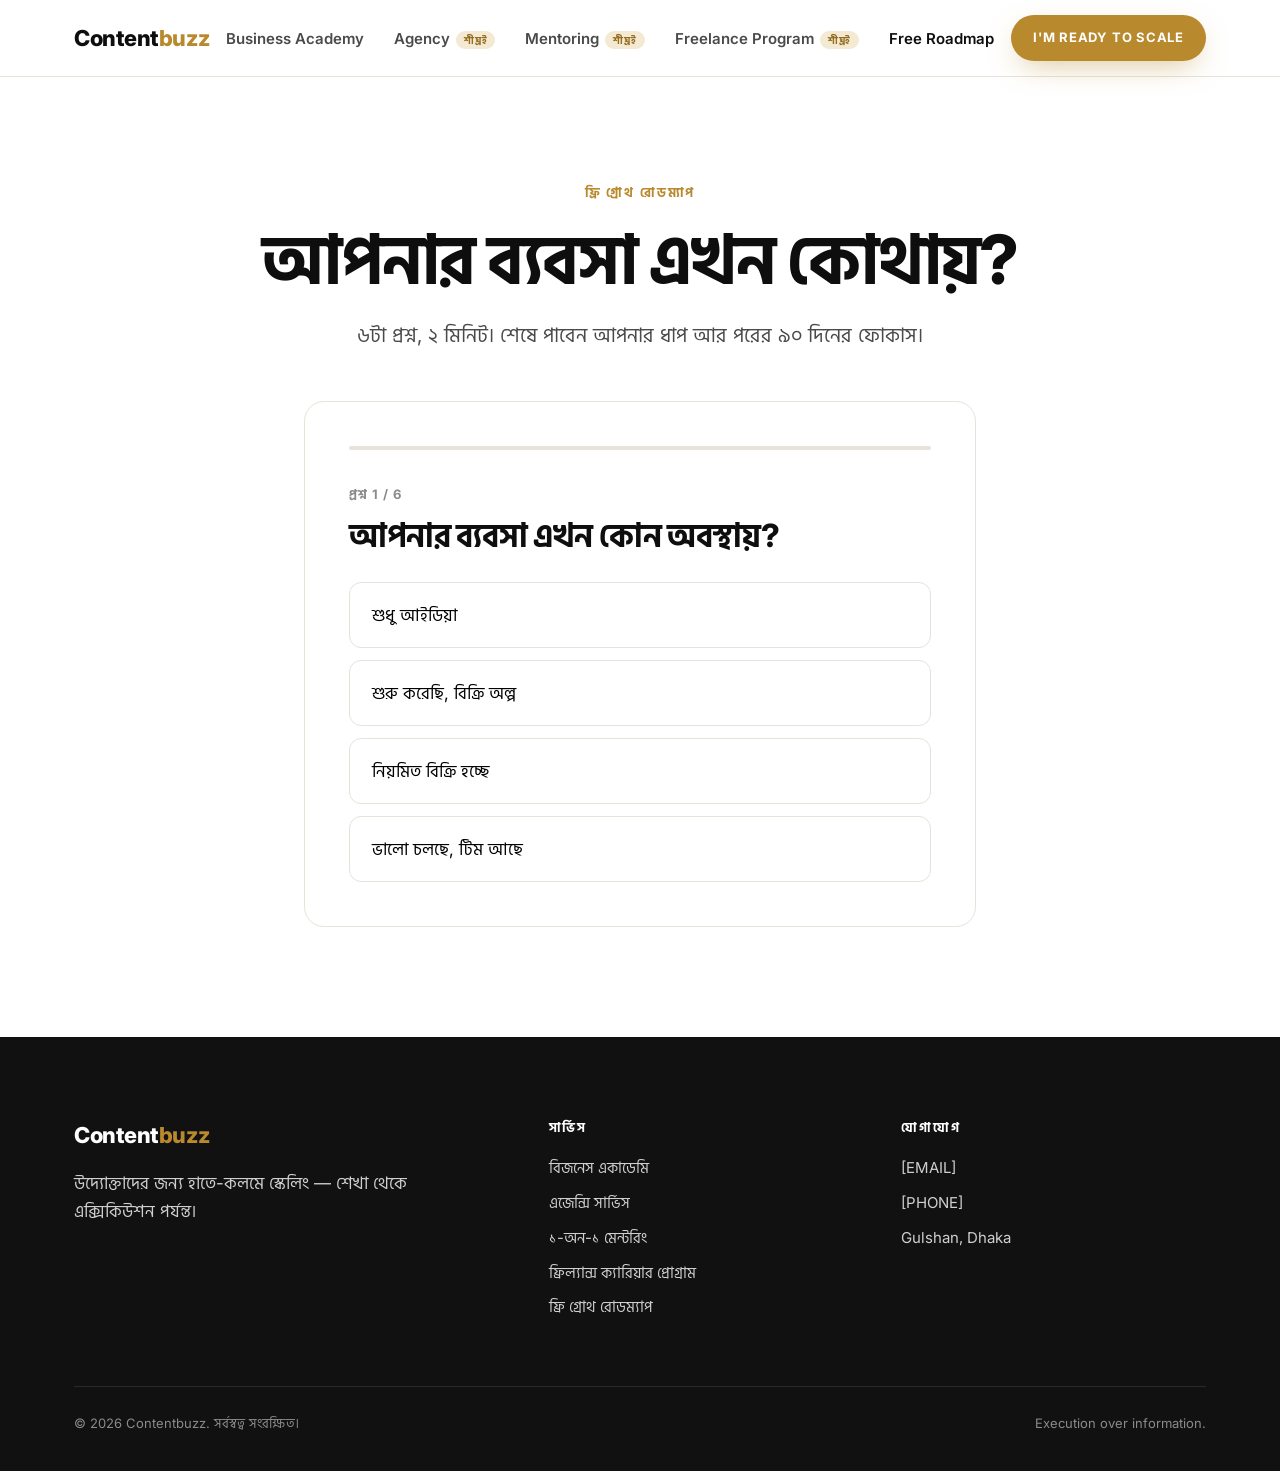
<file: roadmap.html>
<!doctype html>
<html lang="bn">
<head>
  <meta charset="utf-8">
  <meta name="viewport" content="width=device-width, initial-scale=1">
  <title>ফ্রি গ্রোথ রোডম্যাপ — Contentbuzz</title>
  <link rel="preconnect" href="https://fonts.googleapis.com">
  <link rel="preconnect" href="https://fonts.gstatic.com" crossorigin>
  <link href="https://fonts.googleapis.com/css2?family=Hind+Siliguri:wght@400;500;600;700&family=Inter:wght@400;600;700;800&display=swap" rel="stylesheet">
  <link rel="stylesheet" href="assets/css/style.css">
</head>
<body data-page="roadmap">
  <header id="site-header"></header>

  <main>
    <section class="page-hero center" style="padding-bottom:50px">
      <div class="container">
        <span class="eyebrow">ফ্রি গ্রোথ রোডম্যাপ</span>
        <h1 style="margin:0 auto">আপনার ব্যবসা এখন কোথায়?</h1>
        <p class="lead" style="margin-top:20px">৬টা প্রশ্ন, ২ মিনিট। শেষে পাবেন আপনার ধাপ আর পরের ৯০ দিনের ফোকাস।</p>
      </div>
    </section>

    <section style="padding-bottom:110px">
      <div class="container form-wrap">
        <div class="form-card" id="quiz"></div>
      </div>
    </section>
  </main>

  <footer id="site-footer"></footer>

  <script src="assets/js/config.js"></script>
  <script src="assets/js/main.js"></script>
  <script>
    // Each option gives points (0-3). Total decides the stage.
    const QUESTIONS = [
      { q: "আপনার ব্যবসা এখন কোন অবস্থায়?", o: ["শুধু আইডিয়া", "শুরু করেছি, বিক্রি অল্প", "নিয়মিত বিক্রি হচ্ছে", "ভালো চলছে, টিম আছে"] },
      { q: "নিয়মিত কনটেন্ট পোস্ট করেন?", o: ["না", "মাঝে মাঝে", "সপ্তাহে কয়েকবার", "প্ল্যান করে প্রতিদিন"] },
      { q: "পেইড অ্যাড (মেটা) চালান?", o: ["কখনো না", "বুস্ট করি শুধু", "ক্যাম্পেইন চালাই, ফল মিশ্র", "লাভজনকভাবে চালাই"] },
      { q: "কাস্টমার কোথা থেকে আসে?", o: ["এখনো আসে না", "পরিচিতদের থেকে", "সোশ্যাল মিডিয়া থেকে", "একাধিক নির্ভরযোগ্য চ্যানেল"] },
      { q: "ইনবক্স/অর্ডার কে সামলায়?", o: ["কেউ না / এখনো দরকার নেই", "আমি নিজেই সব", "১ জন সাহায্য করে", "টিম + লেখা প্রসেস আছে"] },
      { q: "সবচেয়ে বড় বাধা কোনটা?", o: ["কোথা থেকে শুরু করব জানি না", "কনটেন্ট আর অ্যাড বুঝি না", "বিক্রি বাড়ছে না", "সব আমাকে করতে হয়, সময় নেই"], key: "obstacle" }
    ];
    const STAGES = [
      { max: 5, name: "ফাউন্ডেশন", text: "আগে অফার, কাস্টমার আর প্রথম বিক্রির সিস্টেম দাঁড় করান। এই ধাপে সবচেয়ে বেশি কাজে দেবে কাঠামোবদ্ধ, হাতে-কলমে শেখা।", focus: ["অফার ও টার্গেট কাস্টমার পরিষ্কার করা", "সপ্তাহে ৩টা কনটেন্ট নিয়মিত", "প্রথম ১০ জন কাস্টমার"] },
      { max: 10, name: "ট্র্যাকশন", text: "ব্যবসা চলছে, কিন্তু গ্রোথ অনিয়মিত। কনটেন্ট আর অ্যাড একটা সিস্টেমে আনলে পরের লাফটা আসবে।", focus: ["৩০ দিনের কনটেন্ট প্ল্যান", "মেটা অ্যাড ক্যাম্পেইন স্ট্রাকচার", "ল্যান্ডিং পেজ / ফানেল"] },
      { max: 14, name: "গ্রোথ", text: "আপনার ভিত্তি আছে। এখন দরকার অ্যাড স্কেলিং, কনভার্সন আর সেলস প্রসেস শক্ত করা।", focus: ["লাভজনক অ্যাড স্কেল করা", "সেলস ও ফলো-আপ স্ক্রিপ্ট", "নাম্বার দেখে সিদ্ধান্ত"] },
      { max: 99, name: "স্কেল", text: "আপনি ভালো জায়গায় আছেন। পরের ধাপ হলো নিজেকে প্রতিদিনের কাজ থেকে সরিয়ে সিস্টেম আর টিম দিয়ে চালানো।", focus: ["SOP ও টিম সিস্টেম", "কাজ ডেলিগেট করা", "নতুন চ্যানেল যোগ করা"] }
    ];

    const box = document.getElementById("quiz");
    const answers = [];
    let i = 0;

    function renderQ() {
      const Q = QUESTIONS[i];
      box.innerHTML = `
        <div class="quiz-progress"><div style="width:${(i / QUESTIONS.length) * 100}%"></div></div>
        <div class="quiz-count">প্রশ্ন ${i + 1} / ${QUESTIONS.length}</div>
        <div class="quiz-q">${Q.q}</div>
        <div class="quiz-opts">${Q.o.map((o, k) => `<button class="quiz-opt" data-k="${k}">${o}</button>`).join("")}</div>
        ${i > 0 ? '<button class="btn btn-ghost" id="back" style="margin-top:24px;padding:12px 22px;font-size:13px">← আগের প্রশ্ন</button>' : ""}`;
      box.querySelectorAll(".quiz-opt").forEach((b) => b.addEventListener("click", () => {
        answers[i] = +b.dataset.k;
        i++;
        i < QUESTIONS.length ? renderQ() : renderLead();
      }));
      const back = document.getElementById("back");
      if (back) back.addEventListener("click", () => { i--; renderQ(); });
    }

    function result() {
      const score = answers.slice(0, 5).reduce((a, b) => a + b, 0); // last question is obstacle, not scored
      return STAGES.find((s) => score <= s.max);
    }

    function renderLead() {
      box.innerHTML = `
        <div class="quiz-progress"><div style="width:100%"></div></div>
        <div class="quiz-q">আপনার রোডম্যাপ তৈরি!</div>
        <p class="muted" style="margin:-10px 0 26px">কোথায় পাঠাব? রেজাল্ট এখনই দেখাবে, আর বিস্তারিত রোডম্যাপ আমাদের টিম পাঠাবে।</p>
        <form id="lead" novalidate>
          <div class="field"><label for="name">নাম *</label><input id="name" required></div>
          <div class="field"><label for="phone">ফোন / হোয়াটসঅ্যাপ *</label><input id="phone" type="tel" required placeholder="01XXXXXXXXX"></div>
          <button class="btn btn-primary" style="width:100%">রেজাল্ট দেখুন</button>
          <div class="form-msg" id="form-msg"></div>
        </form>`;
      document.getElementById("lead").addEventListener("submit", async (e) => {
        e.preventDefault();
        const name = document.getElementById("name").value.trim();
        const phone = document.getElementById("phone").value.replace(/[\s-]/g, "");
        const msg = document.getElementById("form-msg");
        if (!name || !/^(\+?88)?01[3-9]\d{8}$/.test(phone)) { msg.className = "form-msg err"; msg.textContent = "নাম আর সঠিক মোবাইল নম্বর দিন।"; return; }
        const r = result();
        const data = {
          type: "roadmap", name, phone, stage: r.name,
          obstacle: QUESTIONS[5].o[answers[5]],
          answers: QUESTIONS.map((q, k) => q.o[answers[k]]).join(" | "),
          submittedAt: new Date().toISOString()
        };
        try { await CB.submitLead(data); } catch (err) { /* still show result */ }
        renderResult(r, name.replace(/[&<>"']/g, ""));
      });
    }

    function renderResult(r, name) {
      box.innerHTML = `
        <span class="eyebrow">${name}, আপনার ধাপ</span>
        <div class="quiz-q" style="font-size:44px;margin-bottom:14px"><span class="gold">${r.name}</span></div>
        <p class="lead">${r.text}</p>
        <div class="form-step-label" style="margin-top:34px">পরের ৯০ দিনের ফোকাস</div>
        <ul class="check-list" style="margin-top:0">${r.focus.map((f) => `<li>${f}</li>`).join("")}</ul>
        <div class="card" style="margin-top:34px;background:var(--bg-soft)">
          <h3>প্রস্তাবিত পরের ধাপ: Business Academy</h3>
          <p>৮টি লাইভ ক্লাসে এই ফোকাসগুলো নিজের ব্যবসায় হাতে-কলমে বাস্তবায়ন করুন।</p>
          <div class="btn-row" style="margin-top:20px">
            <a class="btn btn-primary" href="apply.html?program=academy">I'm Ready to Scale</a>
            <a class="btn btn-ghost" href="academy.html">একাডেমি দেখুন</a>
          </div>
        </div>`;
    }

    renderQ();
  </script>
</body>
</html>
</file>
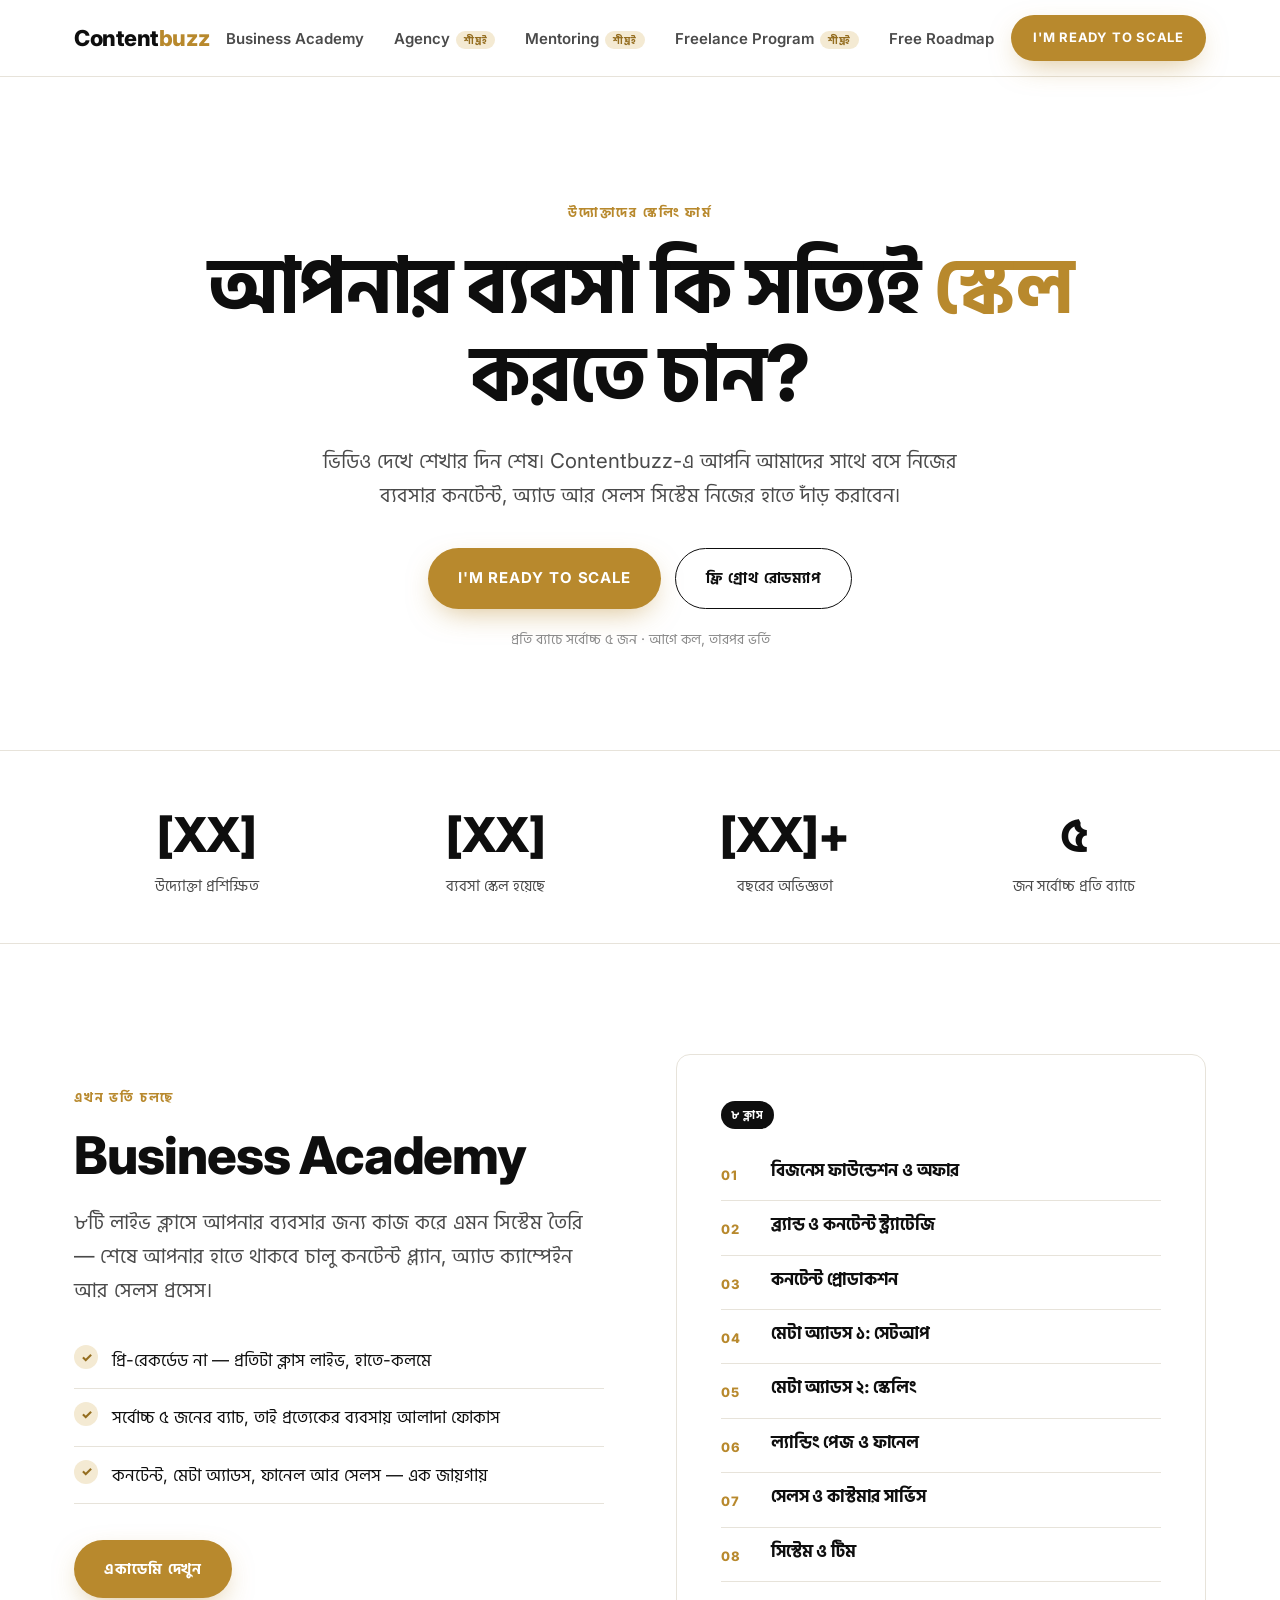
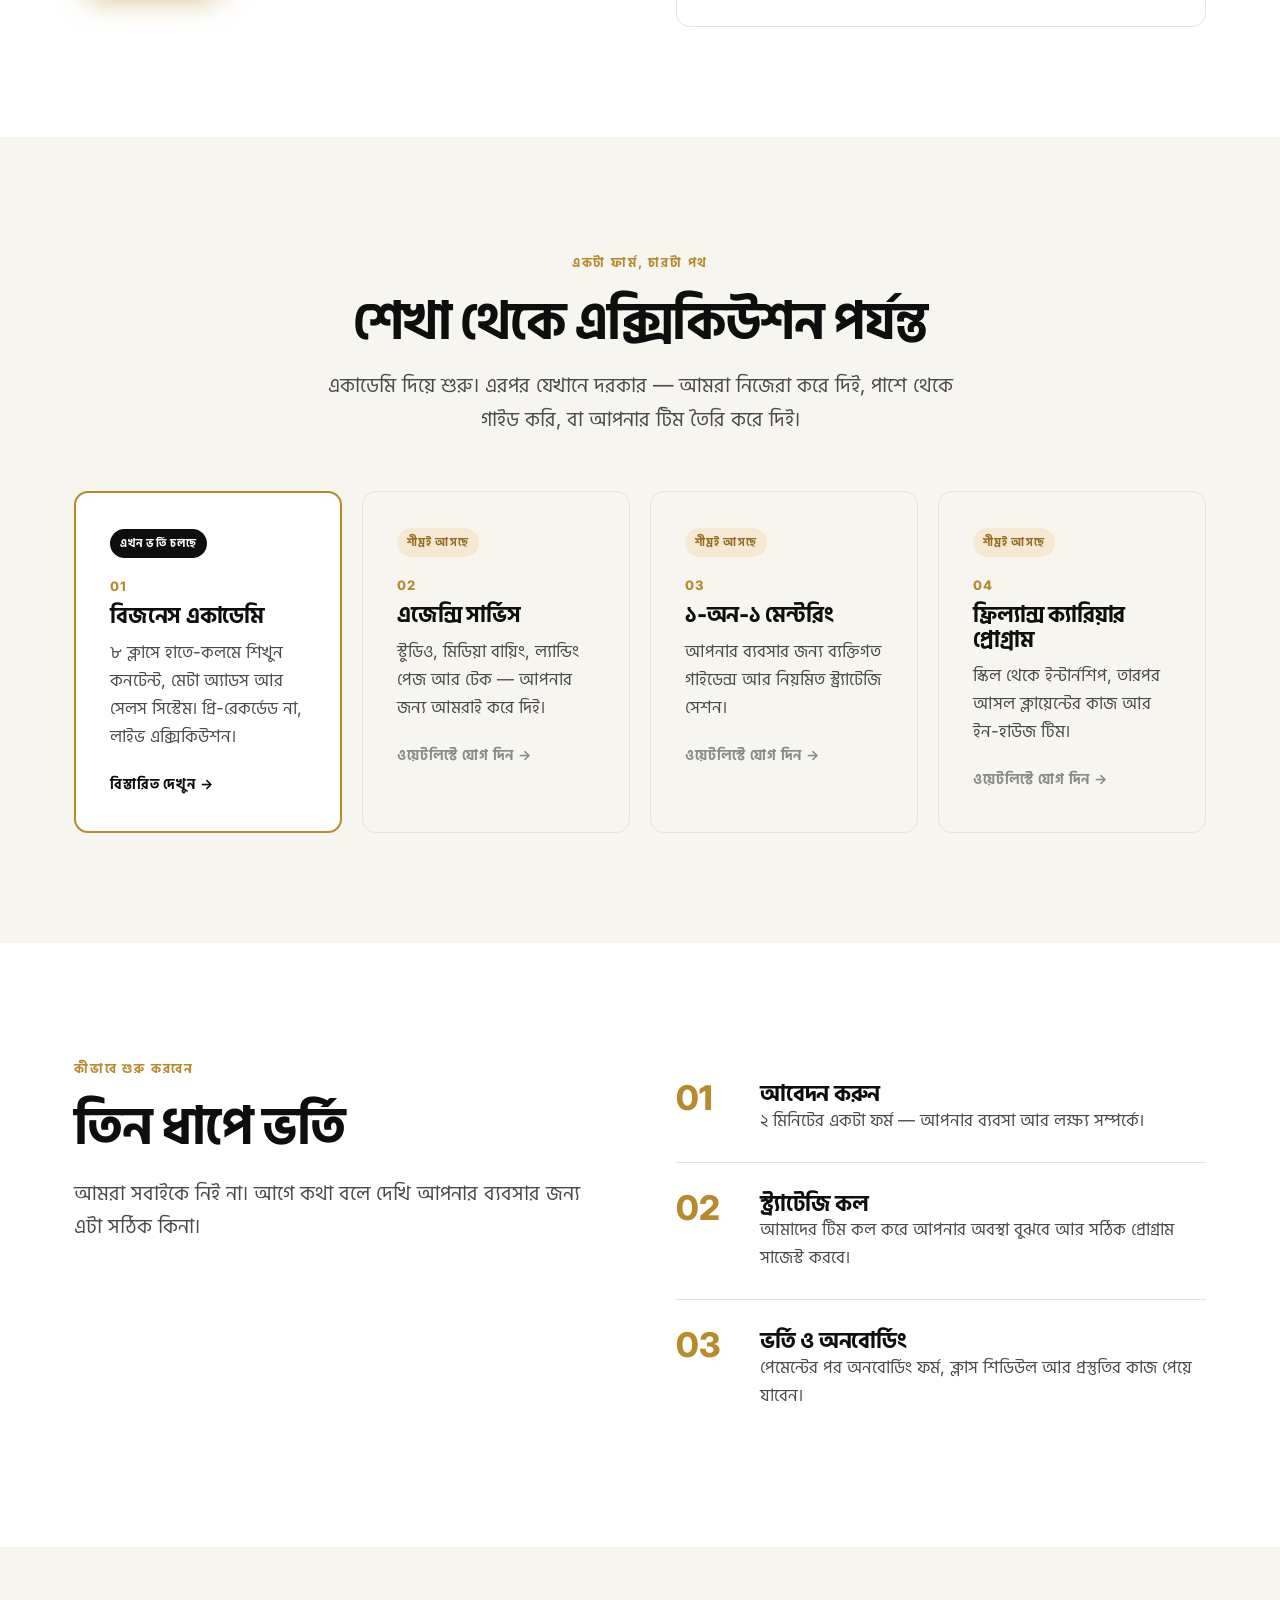
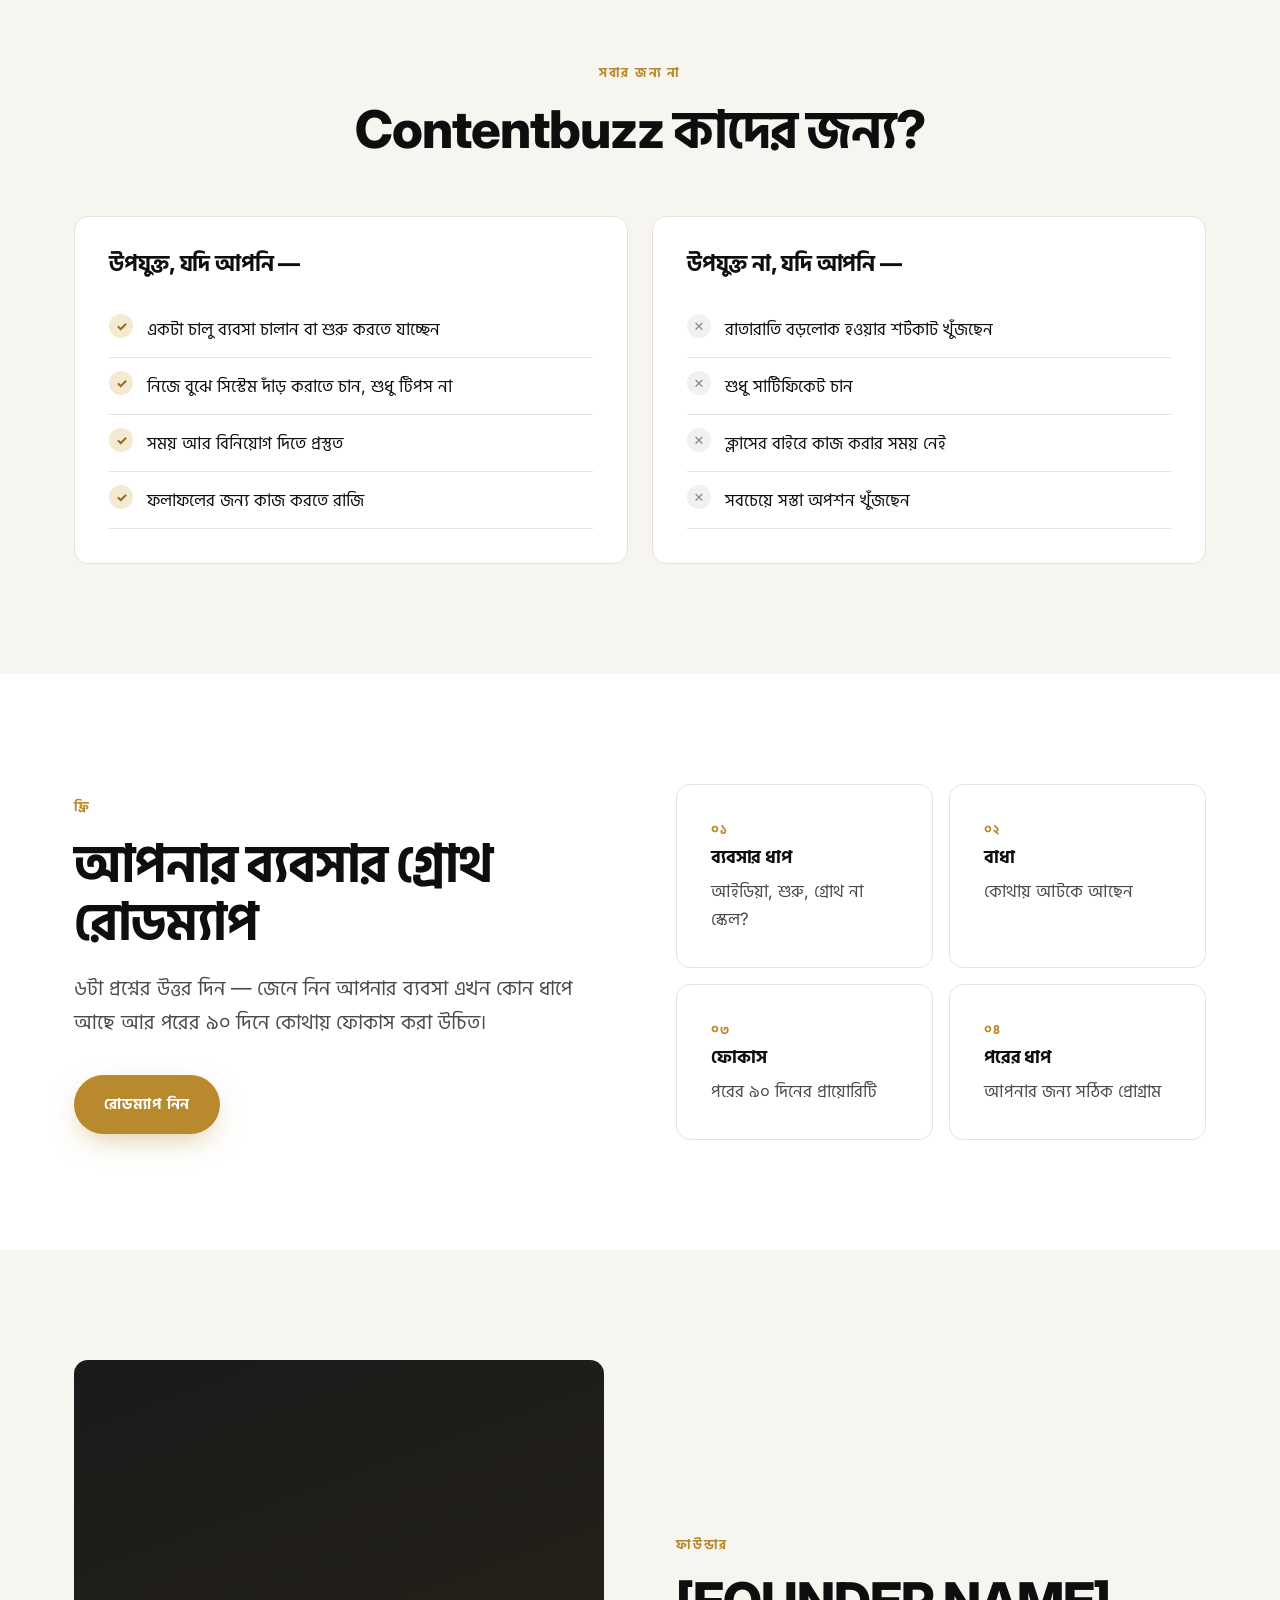
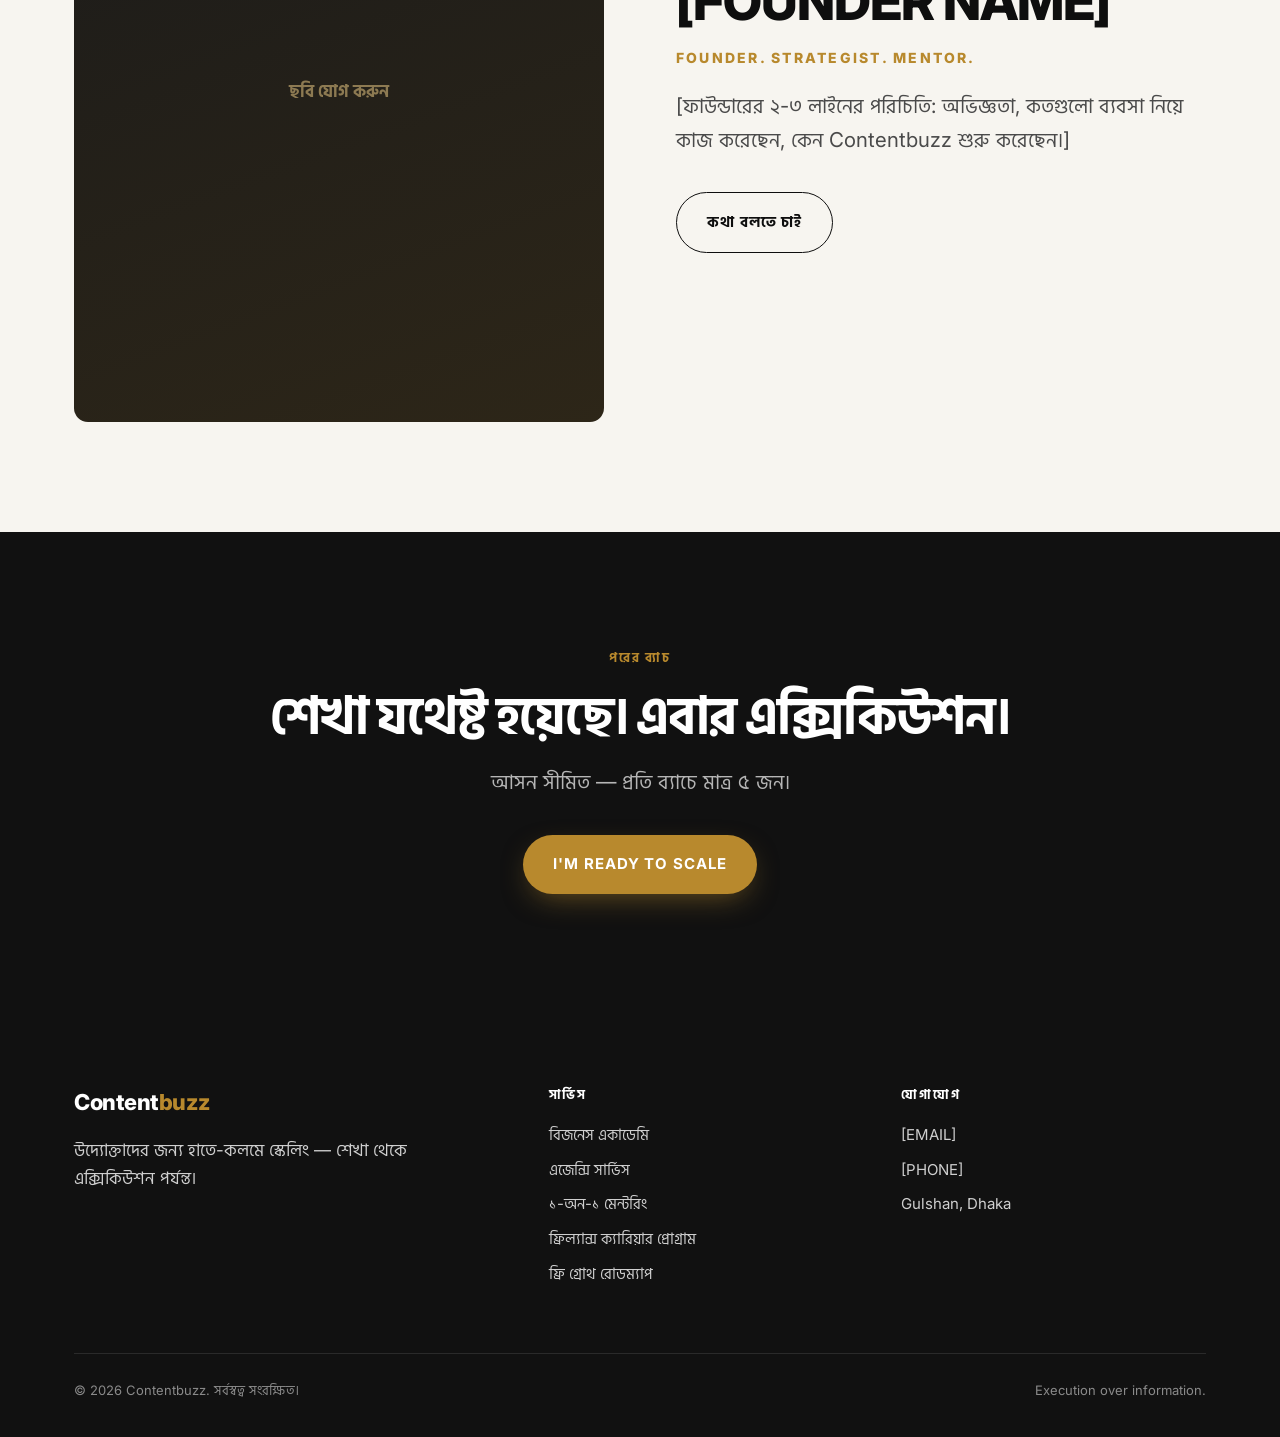
<file: service.html>
<!doctype html>
<html lang="bn">
<head>
  <meta charset="utf-8">
  <meta name="viewport" content="width=device-width, initial-scale=1">
  <title>শীঘ্রই আসছে — Contentbuzz</title>
  <link rel="preconnect" href="https://fonts.googleapis.com">
  <link rel="preconnect" href="https://fonts.gstatic.com" crossorigin>
  <link href="https://fonts.googleapis.com/css2?family=Hind+Siliguri:wght@400;500;600;700&family=Inter:wght@400;600;700;800&display=swap" rel="stylesheet">
  <link rel="stylesheet" href="assets/css/style.css">
</head>
<body>
  <!-- এই পেজটা "soon" স্ট্যাটাসের সব সার্ভিসের জন্য। সার্ভিস চালু হলে তার নিজের পেজ (যেমন agency.html) বানিয়ে config.js-এ url দিন। -->
  <header id="site-header"></header>

  <main>
    <section class="page-hero center">
      <div class="container">
        <span class="tag tag-soon">শীঘ্রই আসছে</span>
        <h1 id="svc-title" style="margin:0 auto"></h1>
        <p class="lead" id="svc-summary" style="margin-top:22px"></p>
      </div>
    </section>

    <section style="padding-bottom:110px">
      <div class="container form-wrap">
        <form class="form-card" id="waitlist-form" novalidate>
          <h3>ওয়েটলিস্টে যোগ দিন</h3>
          <p class="muted" style="margin:8px 0 26px">চালু হওয়ার সাথে সাথে আপনাকে সবার আগে জানাব।</p>
          <div class="field-row">
            <div class="field"><label for="name">নাম *</label><input id="name" name="name" required></div>
            <div class="field"><label for="phone">ফোন / হোয়াটসঅ্যাপ *</label><input id="phone" name="phone" type="tel" required placeholder="01XXXXXXXXX"></div>
          </div>
          <button class="btn btn-primary" type="submit" style="width:100%">ওয়েটলিস্টে যোগ দিন</button>
          <div class="form-msg" id="form-msg" role="status"></div>
        </form>
        <div class="card center" style="margin-top:24px">
          <h3>এখনই শুরু করতে চান?</h3>
          <p>Business Academy-তে এখন ভর্তি চলছে।</p>
          <div class="btn-row" style="justify-content:center;margin-top:20px"><a class="btn btn-ghost" href="academy.html">একাডেমি দেখুন</a></div>
        </div>
      </div>
    </section>
  </main>

  <footer id="site-footer"></footer>

  <script>
    // set active nav before main.js renders header
    window.__svcId = new URLSearchParams(location.search).get("id") || "";
    document.body.dataset.page = window.__svcId;
  </script>
  <script src="assets/js/config.js"></script>
  <script src="assets/js/main.js"></script>
  <script>
    const svc = CB.services.find((s) => s.id === window.__svcId);
    if (!svc) { location.replace("index.html"); }
    else if (svc.status === "live" && svc.url) { location.replace(svc.url); }
    else {
      document.title = svc.bn + " — শীঘ্রই আসছে | Contentbuzz";
      document.getElementById("svc-title").textContent = svc.bn;
      document.getElementById("svc-summary").textContent = svc.summary;
    }

    const form = document.getElementById("waitlist-form");
    const msg = document.getElementById("form-msg");
    form.addEventListener("submit", async (e) => {
      e.preventDefault();
      const phone = form.phone.value.replace(/[\s-]/g, "");
      if (!form.name.value.trim() || !/^(\+?88)?01[3-9]\d{8}$/.test(phone)) {
        msg.className = "form-msg err"; msg.textContent = "নাম আর সঠিক মোবাইল নম্বর দিন।"; return;
      }
      const data = { type: "waitlist", service: svc ? svc.id : "", name: form.name.value.trim(), phone, submittedAt: new Date().toISOString() };
      try {
        const how = await CB.submitLead(data);
        msg.className = "form-msg ok";
        msg.textContent = how === "demo" ? "ধন্যবাদ! (ডেমো মোড: config.js-এ formEndpoint সেট করতে হবে।)" : "ধন্যবাদ! চালু হলেই জানাব।";
        form.reset();
      } catch { msg.className = "form-msg err"; msg.textContent = "জমা দেওয়া যায়নি, আবার চেষ্টা করুন।"; }
    });
  </script>
</body>
</html>
</file>
<file: assets/css/style.css>
/* Contentbuzz — light, premium, minimal. Gold accent. */
:root {
  --bg: #ffffff;
  --bg-soft: #f7f5f0;
  --ink: #0e0e0e;
  --ink-2: #4a4a4a;
  --ink-3: #8a8a8a;
  --line: #e7e3da;
  --gold: #b8892d;
  --gold-dark: #946d1f;
  --gold-soft: #f4ead3;
  --dark: #111111;
  --radius: 14px;
  --max: 1180px;
  --font: "Inter", "Hind Siliguri", system-ui, sans-serif;
}

* { box-sizing: border-box; margin: 0; padding: 0; }
html { scroll-behavior: smooth; }
body {
  font-family: var(--font);
  color: var(--ink);
  background: var(--bg);
  line-height: 1.65;
  font-size: 17px;
  -webkit-font-smoothing: antialiased;
}
img { max-width: 100%; display: block; }
a { color: inherit; text-decoration: none; }
.container { width: 100%; max-width: var(--max); margin: 0 auto; padding: 0 24px; }
.section { padding: 110px 0; }
.section.soft { background: var(--bg-soft); }
.section.dark { background: var(--dark); color: #fff; }
.section.dark .muted { color: #b5b5b5; }

/* Type */
.eyebrow {
  display: inline-block; font-size: 13px; font-weight: 700; letter-spacing: .14em;
  text-transform: uppercase; color: var(--gold); margin-bottom: 18px;
}
h1, h2, h3 { line-height: 1.12; letter-spacing: -0.02em; font-weight: 800; }
h1 { font-size: clamp(40px, 6.4vw, 78px); }
h2 { font-size: clamp(32px, 4.4vw, 52px); }
h3 { font-size: 22px; letter-spacing: -0.01em; }
.lead { font-size: clamp(18px, 1.6vw, 21px); color: var(--ink-2); max-width: 640px; }
.muted { color: var(--ink-2); }
.gold { color: var(--gold); }
.center { text-align: center; }
.center .lead { margin-left: auto; margin-right: auto; }
.section-head { margin-bottom: 56px; }

/* Buttons */
.btn {
  display: inline-flex; align-items: center; gap: 10px; justify-content: center;
  padding: 17px 30px; border-radius: 999px; font-weight: 700; font-size: 15px;
  letter-spacing: .06em; text-transform: uppercase; cursor: pointer; border: 0;
  transition: transform .15s ease, background .2s ease, box-shadow .2s ease;
  font-family: inherit;
}
.btn:hover { transform: translateY(-1px); }
.btn-primary { background: var(--gold); color: #fff; box-shadow: 0 10px 30px -10px rgba(184,137,45,.6); }
.btn-primary:hover { background: var(--gold-dark); }
.btn-ghost { background: transparent; color: var(--ink); border: 1.5px solid var(--ink); }
.btn-ghost:hover { background: var(--ink); color: #fff; }
.section.dark .btn-ghost { color: #fff; border-color: #fff; }
.btn-row { display: flex; flex-wrap: wrap; gap: 14px; margin-top: 36px; }
.center .btn-row { justify-content: center; }

/* Header */
.site-header {
  position: sticky; top: 0; z-index: 50; background: rgba(255,255,255,.92);
  backdrop-filter: blur(10px); border-bottom: 1px solid var(--line);
}
.nav { display: flex; align-items: center; justify-content: space-between; height: 76px; }
.logo { font-weight: 800; font-size: 22px; letter-spacing: -0.02em; }
.logo span { color: var(--gold); }
.nav-links { display: flex; align-items: center; gap: 30px; list-style: none; }
.nav-links a { font-size: 15px; font-weight: 600; color: var(--ink-2); white-space: nowrap; }
.nav .btn { white-space: nowrap; }
.nav-links a:hover, .nav-links a.active { color: var(--ink); }
.nav .btn { padding: 12px 22px; font-size: 13px; }
.badge-soon {
  font-size: 10px; font-weight: 700; letter-spacing: .08em; text-transform: uppercase;
  background: var(--gold-soft); color: var(--gold-dark); padding: 3px 8px; border-radius: 999px;
  margin-left: 6px; vertical-align: middle;
}
.menu-toggle { display: none; background: none; border: 0; cursor: pointer; padding: 8px; }
.menu-toggle span { display: block; width: 24px; height: 2px; background: var(--ink); margin: 5px 0; transition: .2s; }

/* Hero */
.hero { padding: 120px 0 100px; text-align: center; }
.hero h1 { max-width: 980px; margin: 0 auto; }
.hero .lead { margin: 28px auto 0; }
.hero .btn-row { justify-content: center; }
.hero-note { margin-top: 18px; font-size: 14px; color: var(--ink-3); }

/* Proof bar */
.proof { border-top: 1px solid var(--line); border-bottom: 1px solid var(--line); padding: 44px 0; }
.proof-grid { display: grid; grid-template-columns: repeat(4, 1fr); gap: 24px; text-align: center; }
.proof-value { font-size: clamp(34px, 4vw, 48px); font-weight: 800; letter-spacing: -0.02em; }
.proof-label { color: var(--ink-2); font-size: 15px; }

/* Cards */
.grid-2 { display: grid; grid-template-columns: repeat(2, 1fr); gap: 24px; }
.grid-3 { display: grid; grid-template-columns: repeat(3, 1fr); gap: 24px; }
.grid-4 { display: grid; grid-template-columns: repeat(4, 1fr); gap: 20px; }
.card {
  background: #fff; border: 1px solid var(--line); border-radius: var(--radius);
  padding: 34px; transition: border-color .2s, transform .2s, box-shadow .2s; position: relative;
}
.card:hover { border-color: var(--gold); }
a.card:hover { transform: translateY(-3px); box-shadow: 0 20px 40px -24px rgba(0,0,0,.25); }
.card p { color: var(--ink-2); margin-top: 10px; }
.card .num { font-size: 13px; font-weight: 800; color: var(--gold); letter-spacing: .1em; }
.card .more { display: inline-block; margin-top: 22px; font-weight: 700; font-size: 14px; letter-spacing: .06em; text-transform: uppercase; }
.card.is-soon { background: var(--bg-soft); }
.card.is-soon .more { color: var(--ink-3); }
.card.featured { border: 2px solid var(--gold); }
.tag {
  display: inline-block; font-size: 11px; font-weight: 800; letter-spacing: .1em; text-transform: uppercase;
  padding: 5px 10px; border-radius: 999px; margin-bottom: 18px;
}
.tag-live { background: var(--ink); color: #fff; }
.tag-soon { background: var(--gold-soft); color: var(--gold-dark); }

/* Split layout */
.split { display: grid; grid-template-columns: 1fr 1fr; gap: 72px; align-items: center; }
.check-list { list-style: none; margin-top: 26px; }
.check-list li { padding: 14px 0 14px 38px; border-bottom: 1px solid var(--line); position: relative; }
.check-list li::before {
  content: "✓"; position: absolute; left: 0; top: 13px; width: 24px; height: 24px; border-radius: 50%;
  background: var(--gold-soft); color: var(--gold-dark); font-size: 13px; font-weight: 800;
  display: grid; place-items: center;
}
.check-list.no li::before { content: "✕"; background: #f1f1f1; color: #888; }

/* Founder */
.founder-photo {
  aspect-ratio: 4/5; border-radius: var(--radius); background: linear-gradient(160deg, #1a1a1a, #2d2618);
  display: grid; place-items: center; color: #8d7a52; font-weight: 700; overflow: hidden;
}
.founder-photo img { width: 100%; height: 100%; object-fit: cover; }
.founder-role { font-size: 14px; font-weight: 800; letter-spacing: .16em; text-transform: uppercase; color: var(--gold); margin: 14px 0 20px; }

/* Steps */
.steps { counter-reset: step; }
.step { display: grid; grid-template-columns: 64px 1fr; gap: 20px; padding: 28px 0; border-bottom: 1px solid var(--line); }
.step:last-child { border-bottom: 0; }
.step-n { font-size: 34px; font-weight: 800; color: var(--gold); line-height: 1; }

/* Curriculum */
.curriculum { display: grid; grid-template-columns: repeat(2, 1fr); gap: 0 48px; }
.module { display: grid; grid-template-columns: 70px 1fr; padding: 26px 0; border-bottom: 1px solid var(--line); }
.module-n { font-size: 13px; font-weight: 800; letter-spacing: .1em; color: var(--gold); padding-top: 4px; }
.module h3 { font-size: 19px; }
.module p { color: var(--ink-2); font-size: 15px; margin-top: 4px; }

/* Format table */
.facts { display: grid; grid-template-columns: repeat(4, 1fr); border: 1px solid var(--line); border-radius: var(--radius); overflow: hidden; }
.fact { padding: 28px; border-right: 1px solid var(--line); background: #fff; }
.fact:last-child { border-right: 0; }
.fact-k { font-size: 12px; font-weight: 800; letter-spacing: .12em; text-transform: uppercase; color: var(--ink-3); }
.fact-v { font-size: 19px; font-weight: 700; margin-top: 6px; }

/* FAQ */
.faq { max-width: 820px; margin: 0 auto; }
.faq details { border-bottom: 1px solid var(--line); padding: 24px 0; }
.faq summary { font-weight: 700; font-size: 19px; cursor: pointer; list-style: none; display: flex; justify-content: space-between; gap: 20px; }
.faq summary::after { content: "+"; color: var(--gold); font-size: 26px; line-height: 1; }
.faq details[open] summary::after { content: "–"; }
.faq details p { color: var(--ink-2); margin-top: 12px; }

/* CTA band */
.cta-band { text-align: center; }
.cta-band h2 { max-width: 820px; margin: 0 auto; }

/* Forms */
.form-wrap { max-width: 720px; margin: 0 auto; }
.form-card { background: #fff; border: 1px solid var(--line); border-radius: 20px; padding: 44px; }
.field { margin-bottom: 22px; }
.field label { display: block; font-weight: 700; font-size: 15px; margin-bottom: 8px; }
.field .hint { font-weight: 400; color: var(--ink-3); font-size: 13px; }
.field input, .field select, .field textarea {
  width: 100%; padding: 15px 16px; border: 1.5px solid var(--line); border-radius: 10px;
  font: inherit; font-size: 16px; background: #fff; color: var(--ink); transition: border-color .15s;
}
.field textarea { min-height: 110px; resize: vertical; }
.field input:focus, .field select:focus, .field textarea:focus { outline: none; border-color: var(--gold); }
.field-row { display: grid; grid-template-columns: 1fr 1fr; gap: 18px; }
.form-step-label { font-size: 13px; font-weight: 800; letter-spacing: .12em; text-transform: uppercase; color: var(--gold); margin: 10px 0 18px; }
.form-msg { margin-top: 18px; padding: 16px 18px; border-radius: 10px; display: none; }
.form-msg.ok { display: block; background: #eef7ee; color: #1f6b2a; }
.form-msg.err { display: block; background: #fbeeee; color: #9b2525; }

/* Quiz */
.quiz-progress { height: 4px; background: var(--line); border-radius: 4px; overflow: hidden; margin-bottom: 34px; }
.quiz-progress div { height: 100%; background: var(--gold); width: 0; transition: width .3s; }
.quiz-q { font-size: clamp(24px, 3vw, 32px); font-weight: 800; letter-spacing: -0.01em; margin-bottom: 26px; line-height: 1.25; }
.quiz-opts { display: grid; gap: 12px; }
.quiz-opt {
  text-align: left; padding: 18px 22px; border: 1.5px solid var(--line); border-radius: 12px; background: #fff;
  font: inherit; font-size: 17px; cursor: pointer; transition: border-color .15s, background .15s;
}
.quiz-opt:hover { border-color: var(--gold); background: var(--gold-soft); }
.quiz-count { font-size: 13px; color: var(--ink-3); margin-bottom: 10px; font-weight: 700; letter-spacing: .08em; }

/* Footer */
.site-footer { background: var(--dark); color: #cfcfcf; padding: 80px 0 36px; }
.footer-grid { display: grid; grid-template-columns: 1.4fr 1fr 1fr; gap: 48px; }
.site-footer .logo { color: #fff; }
.site-footer h4 { color: #fff; font-size: 13px; letter-spacing: .14em; text-transform: uppercase; margin-bottom: 18px; }
.site-footer ul { list-style: none; }
.site-footer li { margin-bottom: 10px; font-size: 15px; }
.site-footer a:hover { color: #fff; }
.footer-bottom { border-top: 1px solid #2a2a2a; margin-top: 56px; padding-top: 26px; font-size: 13px; color: #8a8a8a; display: flex; justify-content: space-between; flex-wrap: wrap; gap: 10px; }

/* Page hero (inner pages) */
.page-hero { padding: 100px 0 70px; }
.page-hero h1 { font-size: clamp(38px, 5.6vw, 68px); max-width: 900px; }

/* Responsive */
@media (max-width: 1140px) {
  .menu-toggle { display: block; }
  .nav-links {
    position: fixed; inset: 76px 0 0 0; background: #fff; flex-direction: column; align-items: flex-start;
    padding: 32px 24px; gap: 22px; display: none; overflow-y: auto;
  }
  .nav-links a { font-size: 22px; color: var(--ink); }
  .nav-links.open { display: flex; }
  .nav-cta-desktop { display: none; }
}
@media (max-width: 960px) {
  .grid-4 { grid-template-columns: repeat(2, 1fr); }
  .grid-3 { grid-template-columns: 1fr; }
  .split { grid-template-columns: 1fr; gap: 44px; }
  .curriculum { grid-template-columns: 1fr; }
  .facts { grid-template-columns: repeat(2, 1fr); }
  .fact:nth-child(2) { border-right: 0; }
  .fact:nth-child(-n+2) { border-bottom: 1px solid var(--line); }
  .footer-grid { grid-template-columns: 1fr 1fr; }
}
@media (max-width: 640px) {
  body { font-size: 16px; }
  .section { padding: 76px 0; }
  .container { padding: 0 16px; }
  .hero { padding: 80px 0 70px; }
  .proof-grid { grid-template-columns: repeat(2, 1fr); row-gap: 32px; }
  .grid-2, .grid-4 { grid-template-columns: 1fr; }
  .field-row { grid-template-columns: 1fr; }
  .form-card { padding: 28px 20px; }
  .card { padding: 26px; }
  .footer-grid { grid-template-columns: 1fr; }
  .btn { width: 100%; }
  .nav .btn { width: auto; }
}
</file>
